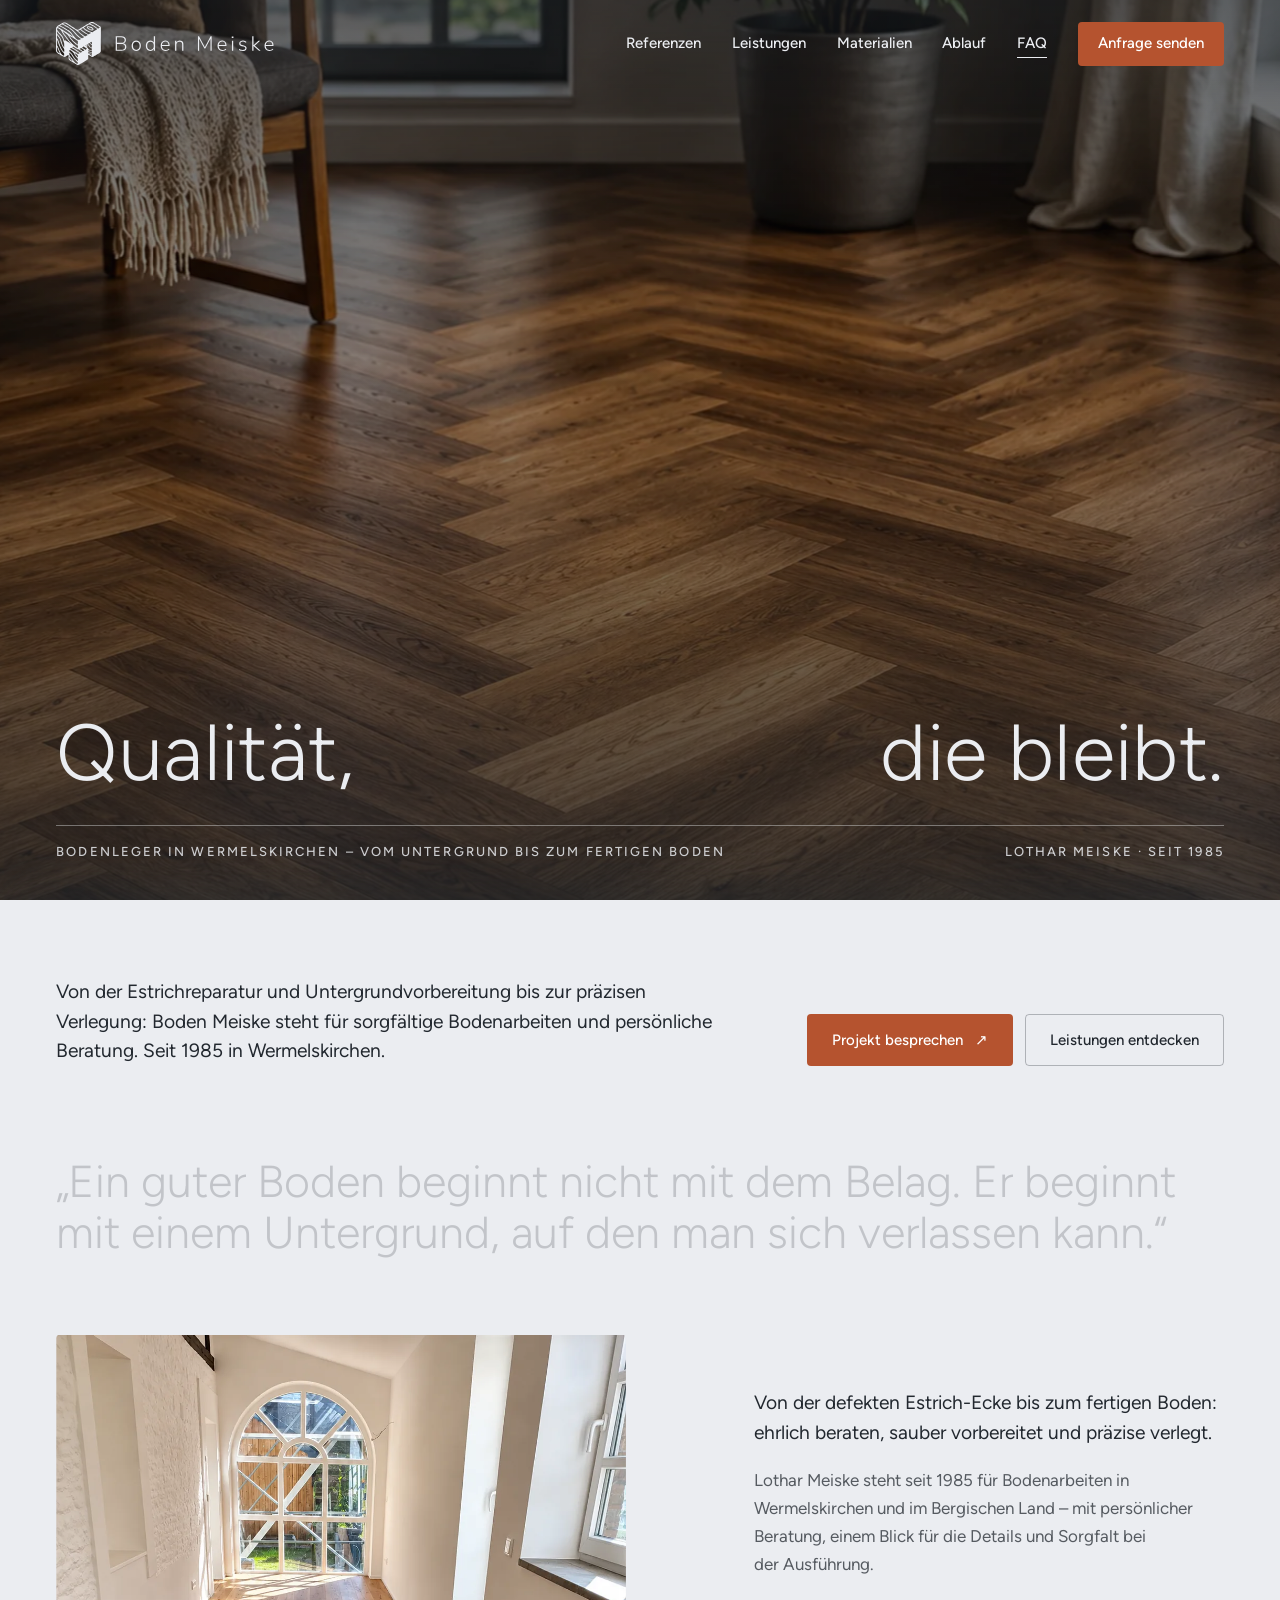
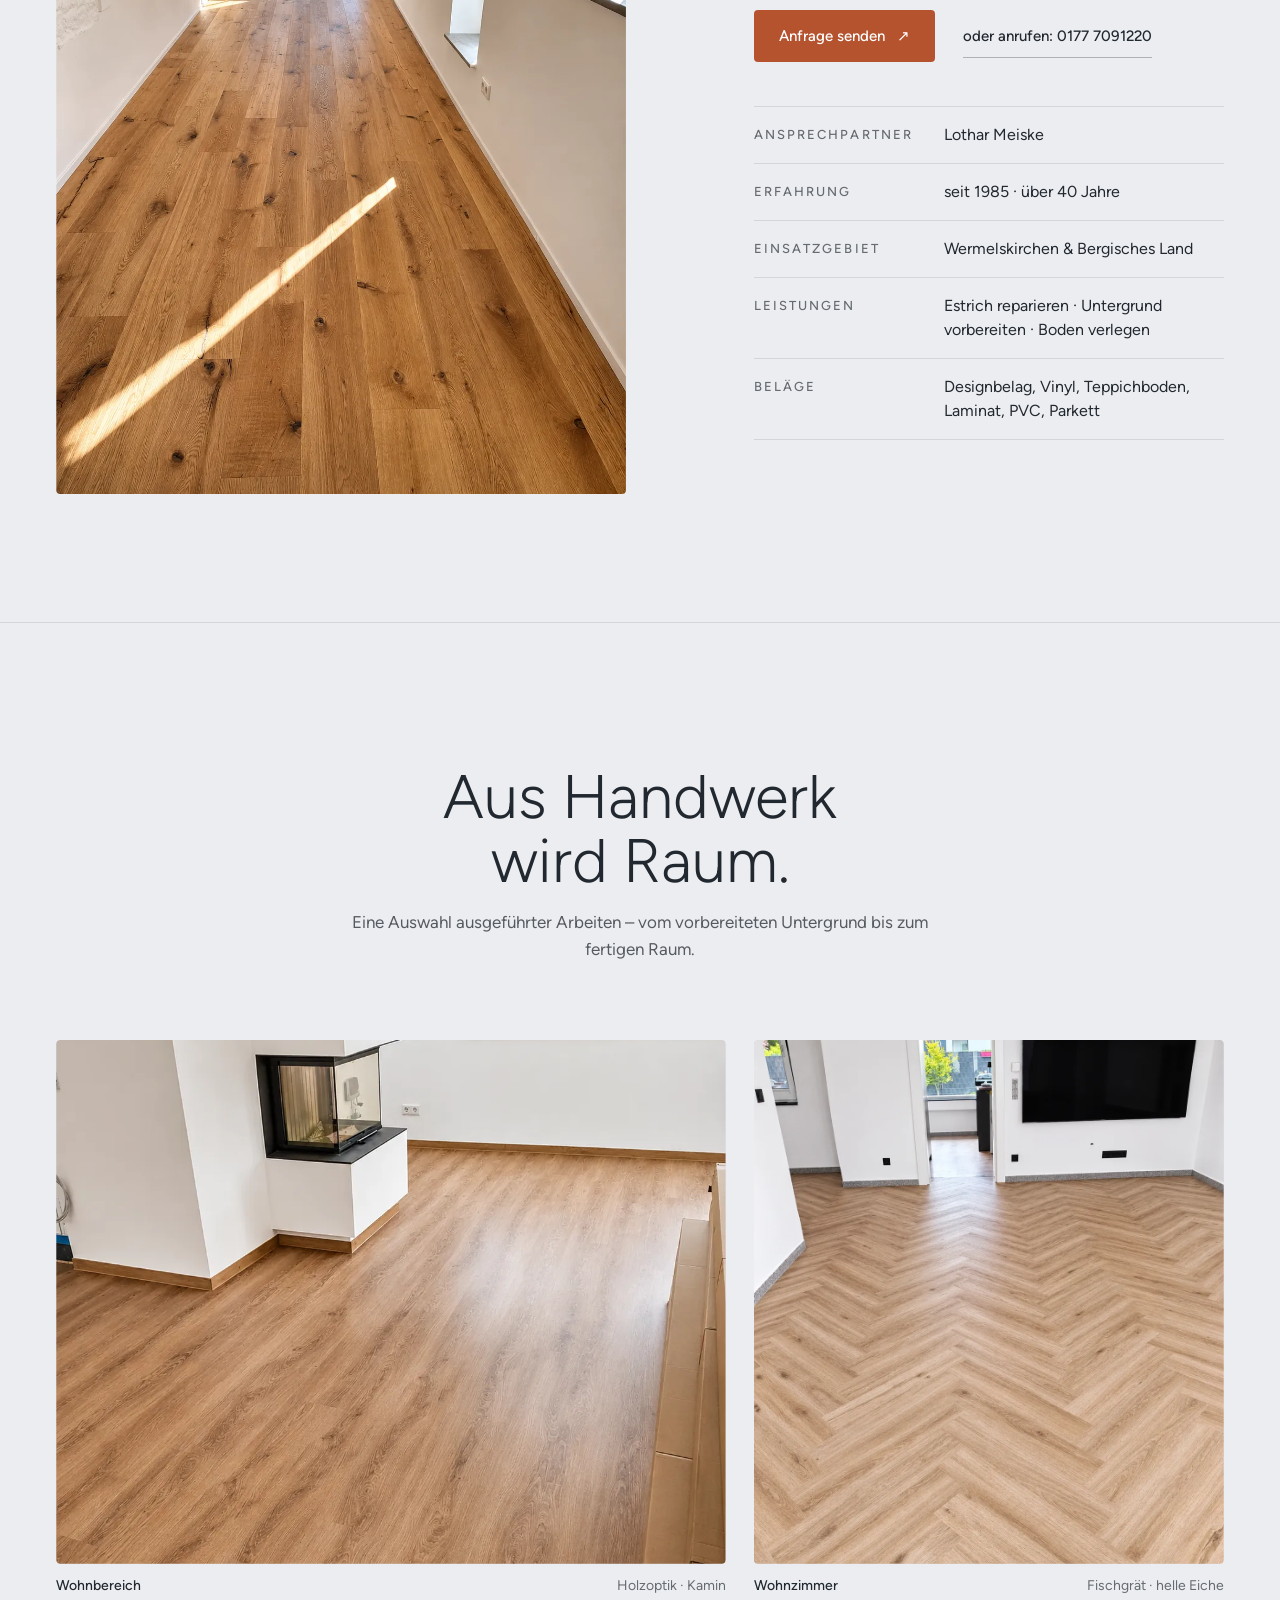
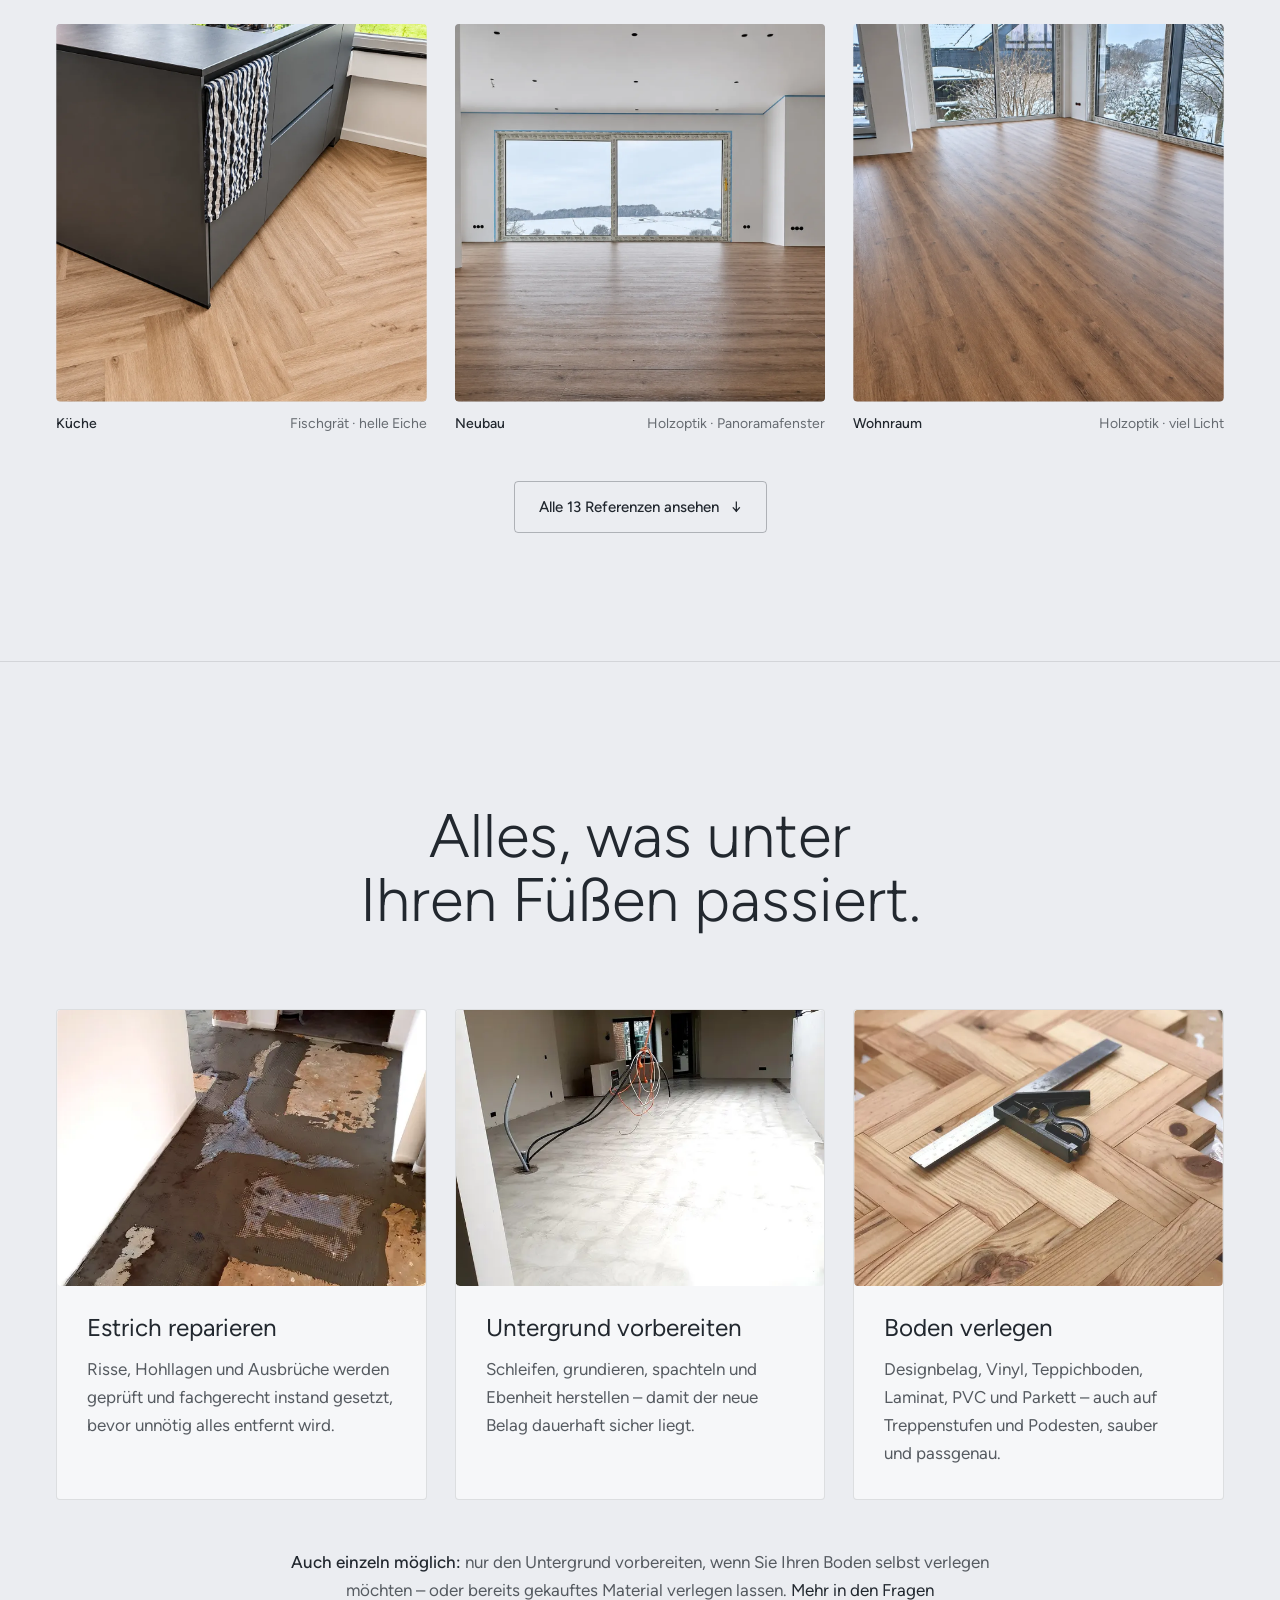
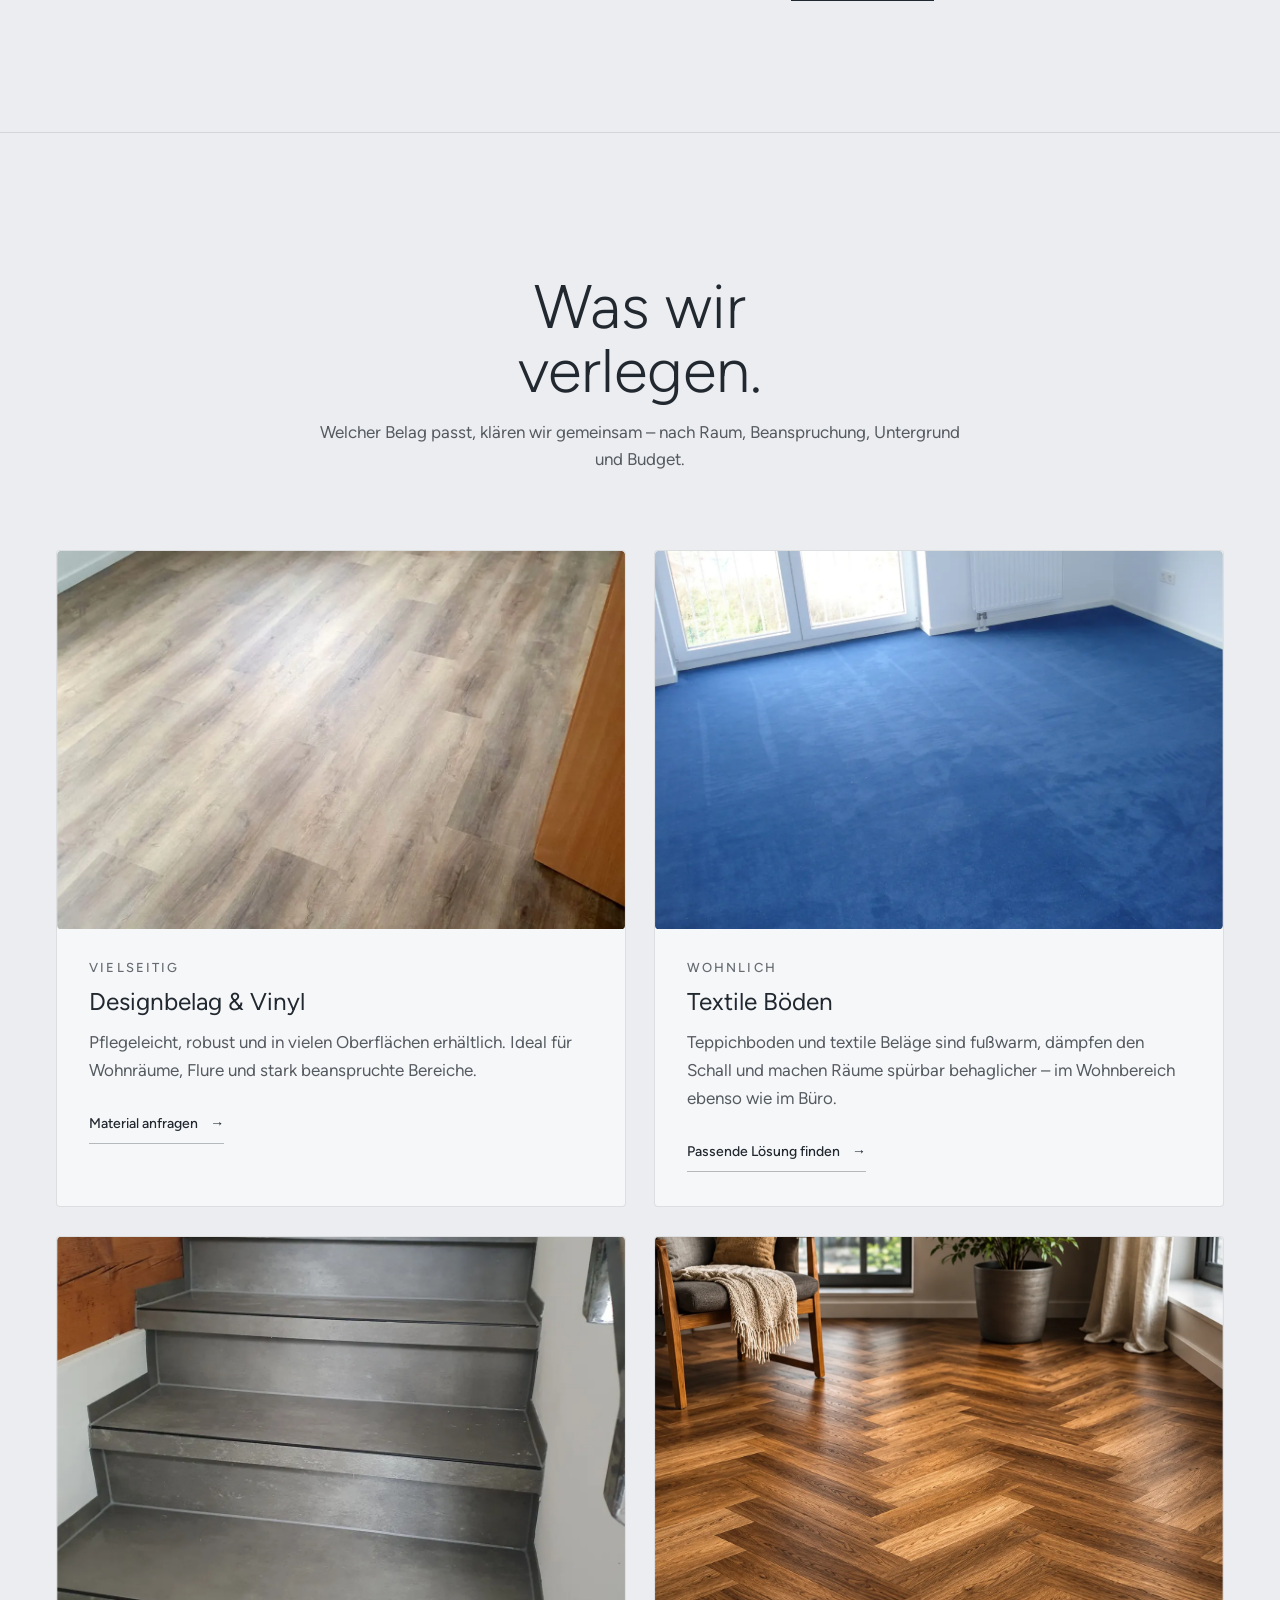
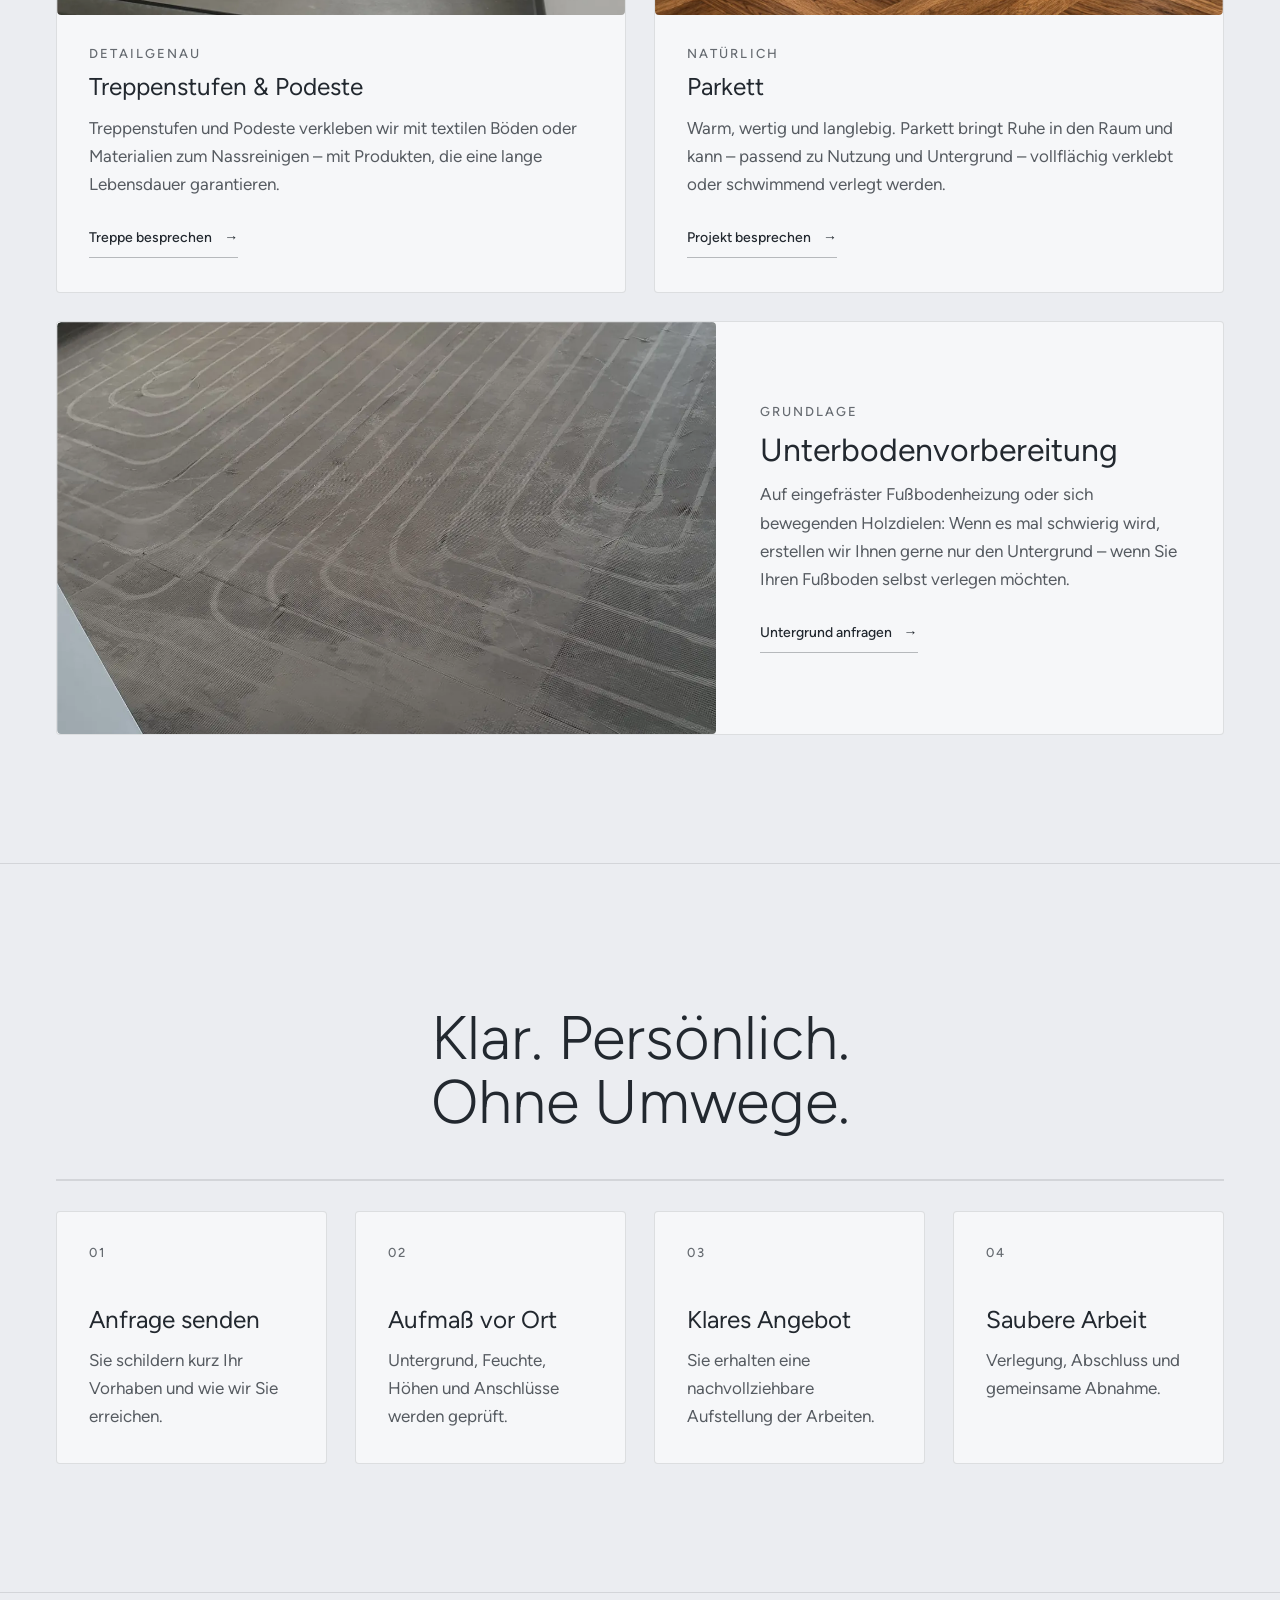
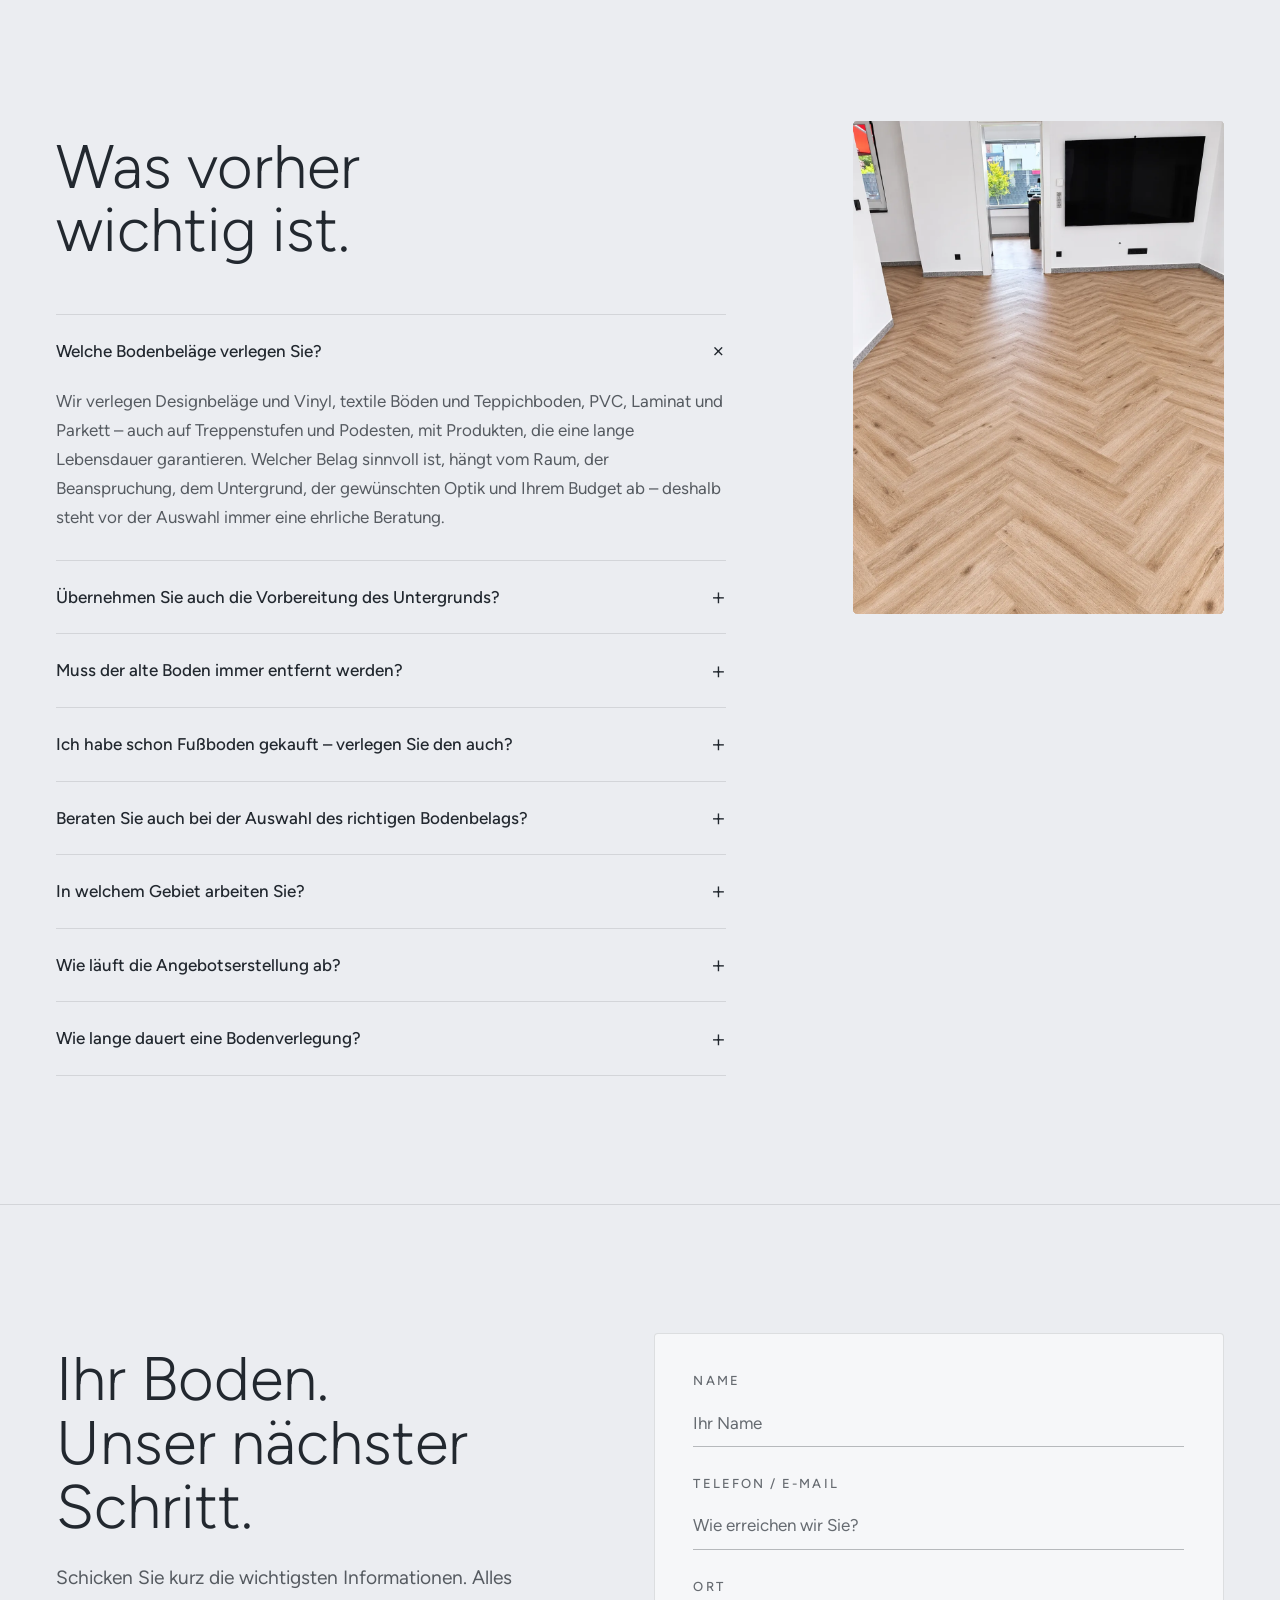
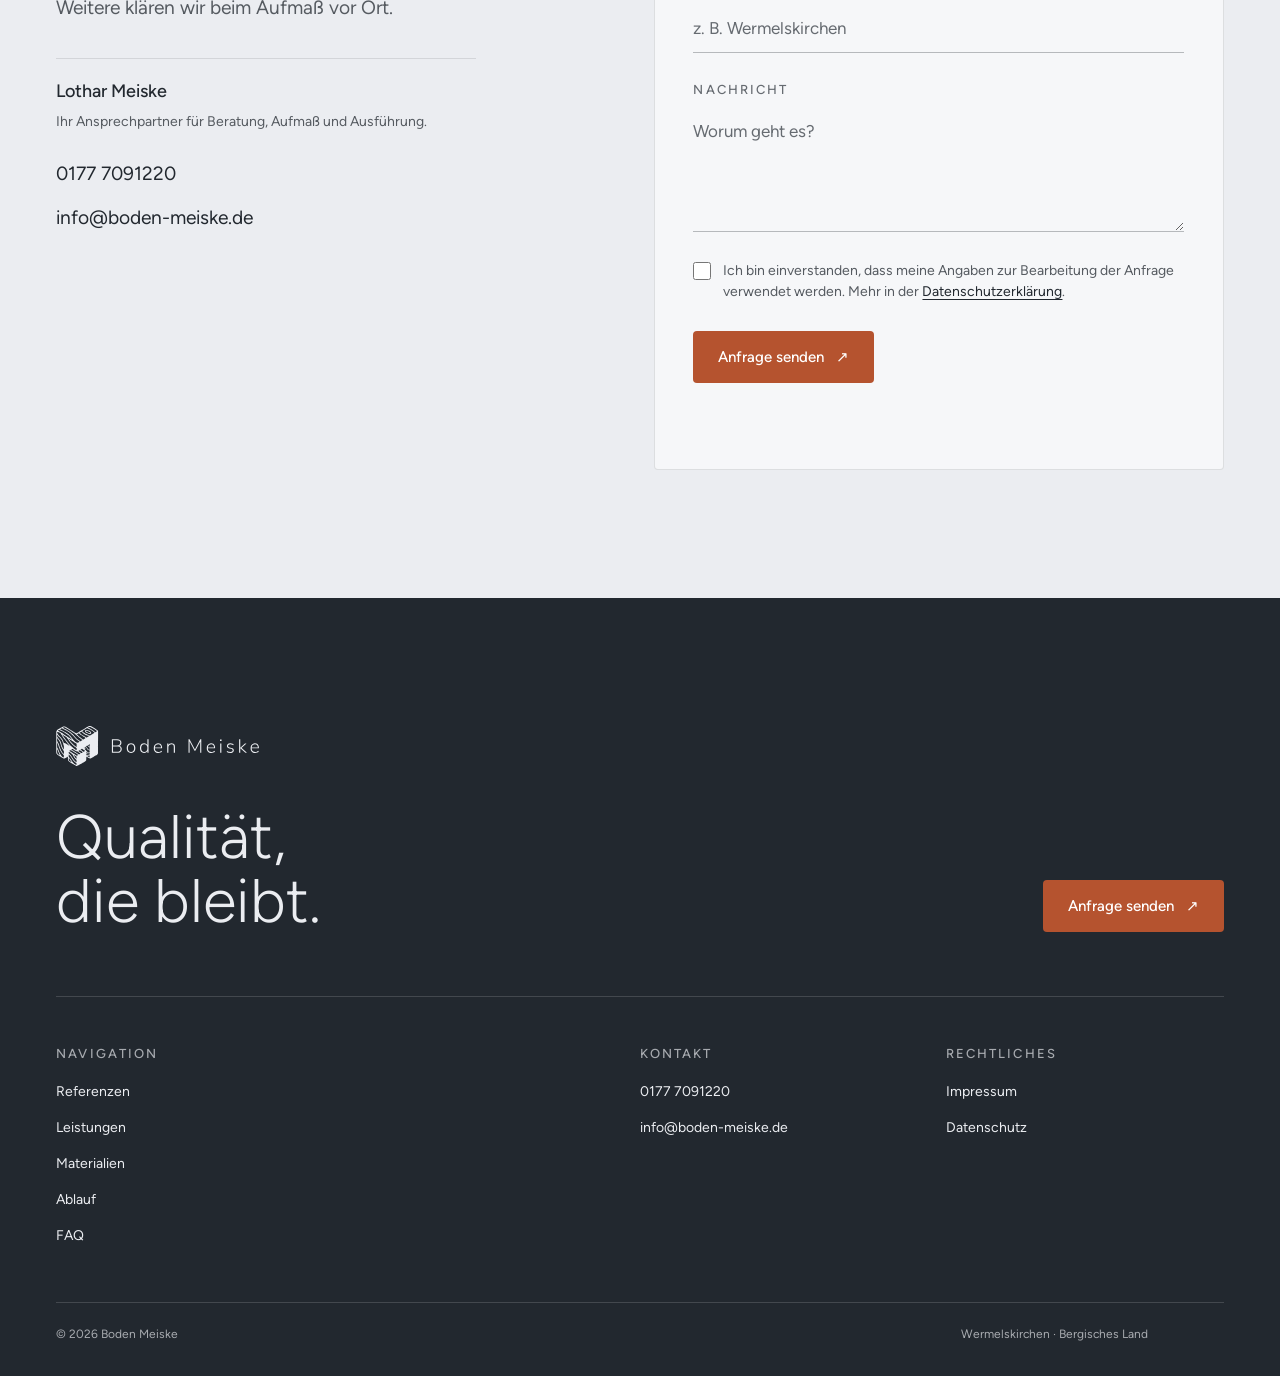
<file: index.html>
<!doctype html>
<html lang="de">
<head>
<meta charset="utf-8">
<meta name="viewport" content="width=device-width,initial-scale=1">
<title>Boden Meiske | Bodenleger in Wermelskirchen seit 1985</title>
<meta name="description" content="Boden Meiske in Wermelskirchen: Estrich reparieren, Untergrund vorbereiten und Böden fachgerecht verlegen. Persönliche Beratung und Erfahrung seit 1985.">
<link rel="canonical" href="https://boden-meiske.de/">
<meta name="theme-color" content="#EBEDF1">
<link rel="icon" type="image/png" sizes="32x32" href="./assets/logos/favicon-32.png?v=100">
<link rel="apple-touch-icon" href="./assets/logos/apple-touch-icon.png?v=100">
<meta property="og:type" content="website">
<meta property="og:locale" content="de_DE">
<meta property="og:site_name" content="Boden Meiske">
<meta property="og:title" content="Boden Meiske | Bodenleger in Wermelskirchen seit 1985">
<meta property="og:description" content="Estrich reparieren, Untergrund vorbereiten und Böden fachgerecht verlegen. Persönliche Beratung und Erfahrung seit 1985 – in Wermelskirchen und im Bergischen Land.">
<meta property="og:url" content="https://boden-meiske.de/">
<meta property="og:image" content="https://boden-meiske.de/assets/og-image.jpg">
<meta property="og:image:width" content="1200"><meta property="og:image:height" content="630">
<meta name="twitter:card" content="summary_large_image">
<meta name="twitter:title" content="Boden Meiske | Bodenleger in Wermelskirchen seit 1985">
<meta name="twitter:description" content="Estrich reparieren, Untergrund vorbereiten und Böden fachgerecht verlegen. Persönliche Beratung und Erfahrung seit 1985.">
<link rel="preload" href="./assets/fonts/figtree-latin.woff2" as="font" type="font/woff2" crossorigin>
<link rel="preload" as="image" href="./assets/photos/real/parkett-fischgraet-sessel.webp">
<script type="application/ld+json">{"@context":"https://schema.org","@type":"HomeAndConstructionBusiness","name":"Boden Meiske","legalName":"Bodenleger Bergisch Land UG","description":"Bodenleger in Wermelskirchen: Estrichreparatur, Untergrundvorbereitung und Bodenverlegung im Bergischen Land.","url":"https://boden-meiske.de/","logo":"https://boden-meiske.de/assets/logos/icon-512.png","image":"https://boden-meiske.de/assets/og-image.jpg","telephone":"+49 177 7091220","email":"info@boden-meiske.de","foundingDate":"1985","address":{"@type":"PostalAddress","streetAddress":"Felsenbruch 6","addressLocality":"Wermelskirchen","postalCode":"42929","addressCountry":"DE"},"areaServed":[{"@type":"City","name":"Wermelskirchen"},{"@type":"AdministrativeArea","name":"Bergisches Land"}],"founder":{"@type":"Person","name":"Lothar Meiske","jobTitle":"Bodenleger"},"knowsAbout":["Estrichreparatur","Untergrundvorbereitung","Bodenverlegung","Designbelag","Vinyl","Teppichboden","Laminat","PVC","Parkett","Treppenstufen"],"hasOfferCatalog":{"@type":"OfferCatalog","name":"Leistungen","itemListElement":[{"@type":"Offer","itemOffered":{"@type":"Service","name":"Estrich reparieren"}},{"@type":"Offer","itemOffered":{"@type":"Service","name":"Untergrund vorbereiten"}},{"@type":"Offer","itemOffered":{"@type":"Service","name":"Boden verlegen"}}]}}</script>
<script type="application/ld+json">{"@context":"https://schema.org","@type":"FAQPage","mainEntity":[{"@type":"Question","name":"Welche Bodenbeläge verlegen Sie?","acceptedAnswer":{"@type":"Answer","text":"Wir verlegen Designbeläge und Vinyl, textile Böden und Teppichboden, PVC, Laminat und Parkett – auch auf Treppenstufen und Podesten, mit Produkten, die eine lange Lebensdauer garantieren. Welcher Belag sinnvoll ist, hängt vom Raum, der Beanspruchung, dem Untergrund, der gewünschten Optik und Ihrem Budget ab – deshalb steht vor der Auswahl immer eine ehrliche Beratung."}},{"@type":"Question","name":"Übernehmen Sie auch die Vorbereitung des Untergrunds?","acceptedAnswer":{"@type":"Answer","text":"Ja, denn mit über 40 Jahren Erfahrung und den ausgewählten Produkten von Schönox werden auch bei schwierigsten Voraussetzungen hervorragende Ergebnisse für die Aufnahme der ausgewählten Oberböden erzielt. Ein Boden kann nur so gut sein wie der Untergrund darunter. Wir prüfen Estrich und vorhandene Flächen, reparieren schadhafte Stellen und übernehmen bei Bedarf Schleifen, Grundieren, Spachteln und das Herstellen einer ebenen, tragfähigen Verlegefläche."}},{"@type":"Question","name":"Muss der alte Boden immer entfernt werden?","acceptedAnswer":{"@type":"Answer","text":"Nein, nicht automatisch. Manche Altbeläge können erhalten, aufgearbeitet oder nach fachlicher Prüfung als geeignete Grundlage genutzt werden. Vor Ort beurteilen wir Zustand, Aufbau und Haftung und erklären Ihnen, welche Lösung technisch sinnvoll und wirtschaftlich vernünftig ist. Besonders das Entfernen des alten Bodenbelags erspart einiges an Kosten: Durch die nicht gewerbliche Entsorgung in Eigenleistung können Sie viel Geld sparen."}},{"@type":"Question","name":"Ich habe schon Fußboden gekauft – verlegen Sie den auch?","acceptedAnswer":{"@type":"Answer","text":"Gerne verlegen wir Ihnen das vorhandene Material oder stellen wir Ihnen nur den Untergrund her. Bitte sprechen Sie uns an."}},{"@type":"Question","name":"Beraten Sie auch bei der Auswahl des richtigen Bodenbelags?","acceptedAnswer":{"@type":"Answer","text":"Ja. Wir erläutern Ihnen die Unterschiede bei Pflege, Haltbarkeit, Raumwirkung, Feuchtebeständigkeit und Fußbodenheizung. Dabei empfehlen wir nicht das teuerste Material, sondern den Boden, der langfristig zu Ihrem Raum und Ihrem Alltag passt."}},{"@type":"Question","name":"In welchem Gebiet arbeiten Sie?","acceptedAnswer":{"@type":"Answer","text":"Unser Schwerpunkt liegt in Wermelskirchen und im Bergischen Land. Je nach Umfang und Entfernung übernehmen wir auch Projekte in den angrenzenden Regionen. Einsatzort und Projektgröße klären wir am besten kurz telefonisch."}},{"@type":"Question","name":"Wie läuft die Angebotserstellung ab?","acceptedAnswer":{"@type":"Answer","text":"Nach einer ersten Abstimmung vereinbaren wir in der Regel einen Termin zum Aufmaß. Dabei prüfen wir Flächen, Übergänge und Untergrund und besprechen die gewünschten Leistungen. Anschließend erhalten Sie ein nachvollziehbares Angebot mit den vorgesehenen Arbeiten und Materialien."}},{"@type":"Question","name":"Wie lange dauert eine Bodenverlegung?","acceptedAnswer":{"@type":"Answer","text":"Das hängt von Fläche, Belag und Untergrund ab. Eine reine Verlegung kann oft zügig erfolgen; Reparaturen, Spachtelarbeiten, Trocknungszeiten oder aufwendige Verlegemuster benötigen mehr Zeit. Nach dem Aufmaß können wir den Ablauf realistisch einschätzen und mit Ihnen abstimmen."}}]}</script>
<script>document.documentElement.classList.add('js')</script>
<link rel="stylesheet" href="./css/site.css?v=109">
</head>
<body>
<a class="skip-link" href="#top">Zum Inhalt springen</a>
<div class="scroll-progress" aria-hidden="true"></div>
<header class="topbar" id="topbar">
  <a class="brand" href="#top" aria-label="Boden Meiske – zum Seitenanfang"><span class="brand-logo" aria-hidden="true"></span></a>
  <button class="menu-toggle" type="button" aria-controls="hauptnavigation" aria-label="Menü öffnen" aria-expanded="false"><span></span><span></span></button>
  <nav class="nav" id="hauptnavigation" aria-label="Hauptnavigation">
    <a href="#referenzen">Referenzen</a><a href="#leistungen">Leistungen</a><a href="#materialien">Materialien</a><a href="#ablauf">Ablauf</a><a href="#faq">FAQ</a><a class="nav-cta" href="#kontakt">Anfrage senden</a>
  </nav>
</header>

<main id="top" tabindex="-1">
<section class="hero" aria-label="Einstieg">
  <img class="hero-bg" src="./assets/photos/real/parkett-fischgraet-sessel.webp" width="1511" height="1041" fetchpriority="high" alt="Fischgrätparkett mit Sessel und Pflanzen">
  <div class="hero-body">
    <p class="hero-claim"><span>Qualität,</span> <span>die bleibt.</span></p>
    <div class="hero-meta"><h1>Bodenleger in Wermelskirchen – vom Untergrund bis zum fertigen Boden</h1><span>Lothar Meiske · seit 1985</span></div>
  </div>
</section>

<section class="intro section" id="intro">
  <h2 class="sr-only">Über Boden Meiske</h2>
  <div class="intro-top reveal">
    <p class="intro-sub">Von der Estrichreparatur und Untergrundvorbereitung bis zur präzisen Verlegung: Boden Meiske steht für sorgfältige Bodenarbeiten und persönliche Beratung. Seit 1985 in Wermelskirchen.</p>
    <div class="intro-ctas"><a class="button button-primary" href="#kontakt">Projekt besprechen <span aria-hidden="true">↗</span></a><a class="button button-outline" href="#leistungen">Leistungen entdecken</a></div>
  </div>
  <blockquote class="intro-statement reveal"><p>„Ein guter Boden beginnt nicht mit dem Belag. Er beginnt mit einem Untergrund, auf den man sich verlassen kann.“</p></blockquote>
  <div class="intro-grid">
    <div class="image-panel"><img src="./assets/photos/real/flur-bogenfenster.webp" width="1086" height="1448" loading="lazy" decoding="async" alt="Sonniger Flur mit Eichenboden und Bogenfenster"></div>
    <div class="intro-side reveal">
      <p class="intro-lead">Von der defekten Estrich-Ecke bis zum fertigen Boden: ehrlich beraten, sauber vorbereitet und präzise verlegt.</p>
      <p class="intro-about">Lothar Meiske steht seit 1985 für Bodenarbeiten in Wermelskirchen und im Bergischen Land – mit persönlicher Beratung, einem Blick für die Details und Sorgfalt bei der Ausführung.</p>
      <div class="hero-actions"><a class="button button-primary" href="#kontakt">Anfrage senden <span aria-hidden="true">↗</span></a><a class="hero-phone" href="tel:+491777091220">oder anrufen: 0177 7091220</a></div>
      <dl class="facts">
        <div><dt>Ansprechpartner</dt><dd>Lothar Meiske</dd></div>
        <div><dt>Erfahrung</dt><dd>seit 1985 · über 40 Jahre</dd></div>
        <div><dt>Einsatzgebiet</dt><dd>Wermelskirchen &amp; Bergisches Land</dd></div>
        <div><dt>Leistungen</dt><dd>Estrich reparieren · Untergrund vorbereiten · Boden verlegen</dd></div>
        <div><dt>Beläge</dt><dd>Designbelag, Vinyl, Teppichboden, Laminat, PVC, Parkett</dd></div>
      </dl>
    </div>
  </div>
</section>

<section class="gallery-section section" id="referenzen">
  <div class="section-head reveal"><div><h2>Aus Handwerk <br>wird Raum.</h2></div><p class="section-note">Eine Auswahl ausgeführter Arbeiten – vom vorbereiteten Untergrund bis zum fertigen Raum.</p></div>
  <div class="ref-grid" data-refs>
    <figure class="ref ref-l"><button class="ref-open" type="button" data-ref="0" aria-label="Wohnbereich vergrößern"><img src="./assets/photos/gallery/ref_nas01.webp" width="1086" height="1448" loading="lazy" decoding="async" alt="Wohnbereich mit Holzboden und Kamin"></button><figcaption><b>Wohnbereich</b><span>Holzoptik · Kamin</span></figcaption></figure>
    <figure class="ref ref-p"><button class="ref-open" type="button" data-ref="1" aria-label="Wohnzimmer vergrößern"><img src="./assets/photos/gallery/ref_nas02.webp" width="1086" height="1448" loading="lazy" decoding="async" alt="Modernes Wohnzimmer mit Fischgrätboden in heller Eiche"></button><figcaption><b>Wohnzimmer</b><span>Fischgrät · helle Eiche</span></figcaption></figure>
    <figure class="ref ref-s"><button class="ref-open" type="button" data-ref="2" aria-label="Küche vergrößern"><img src="./assets/photos/gallery/ref_nas03.webp" width="1086" height="1448" loading="lazy" decoding="async" alt="Küche mit Kochinsel und Fischgrätboden"></button><figcaption><b>Küche</b><span>Fischgrät · helle Eiche</span></figcaption></figure>
    <figure class="ref ref-s"><button class="ref-open" type="button" data-ref="3" aria-label="Neubau vergrößern"><img src="./assets/photos/gallery/ref_nas04.webp" width="1448" height="1086" loading="lazy" decoding="async" alt="Neubau mit Holzboden und Panoramafenster"></button><figcaption><b>Neubau</b><span>Holzoptik · Panoramafenster</span></figcaption></figure>
    <figure class="ref ref-s"><button class="ref-open" type="button" data-ref="4" aria-label="Wohnraum vergrößern"><img src="./assets/photos/gallery/ref_nas05.webp" width="1448" height="1086" loading="lazy" decoding="async" alt="Heller Wohnraum mit Holzboden und Panoramafenstern"></button><figcaption><b>Wohnraum</b><span>Holzoptik · viel Licht</span></figcaption></figure>
    <figure class="ref ref-p"><button class="ref-open" type="button" data-ref="5" aria-label="Flur vergrößern"><img src="./assets/photos/gallery/ref_nas06.webp" width="1086" height="1448" loading="lazy" decoding="async" alt="Langer heller Flur mit Holzboden"></button><figcaption><b>Flur</b><span>Holzoptik · langer Korridor</span></figcaption></figure>
    <figure class="ref ref-l"><button class="ref-open" type="button" data-ref="6" aria-label="Wendeltreppe vergrößern"><img src="./assets/photos/gallery/ref_nas07.webp" width="1448" height="1086" loading="lazy" decoding="async" alt="Wendeltreppe mit Stufen in hellem Holz"></button><figcaption><b>Wendeltreppe</b><span>Helles Holz</span></figcaption></figure>
    <figure class="ref ref-s"><button class="ref-open" type="button" data-ref="7" aria-label="Treppe vergrößern"><img src="./assets/photos/gallery/ref_nas08.webp" width="1600" height="900" loading="lazy" decoding="async" alt="Treppenstufen in Holzoptik mit Metallkanten"></button><figcaption><b>Treppe</b><span>Holzoptik · Metallkanten</span></figcaption></figure>
    <figure class="ref ref-s"><button class="ref-open" type="button" data-ref="8" aria-label="Treppe vergrößern"><img src="./assets/photos/gallery/ref_nas09.webp" width="1448" height="1086" loading="lazy" decoding="async" alt="Wendeltreppe mit dunklem textilen Belag"></button><figcaption><b>Treppe</b><span>Textiler Belag</span></figcaption></figure>
    <figure class="ref ref-s"><button class="ref-open" type="button" data-ref="9" aria-label="Sockelleiste vergrößern"><img src="./assets/photos/gallery/ref_nas10.webp" width="1448" height="1086" loading="lazy" decoding="async" alt="Eichen-Sockelleiste an einem rustikalen Holzboden"></button><figcaption><b>Sockelleiste</b><span>Eiche · sauberer Abschluss</span></figcaption></figure>
    <figure class="ref ref-s"><button class="ref-open" type="button" data-ref="10" aria-label="Während der Verlegung vergrößern"><img src="./assets/photos/gallery/ref_nas11.webp" width="1086" height="1448" loading="lazy" decoding="async" alt="Heller Raum mit neu verlegtem Holzboden und Werkzeug"></button><figcaption><b>Während der Verlegung</b><span>Holzoptik</span></figcaption></figure>
    <figure class="ref ref-s"><button class="ref-open" type="button" data-ref="11" aria-label="Im Aufbau vergrößern"><img src="./assets/photos/gallery/ref_nas12.webp" width="1086" height="1448" loading="lazy" decoding="async" alt="Raum mit halb verlegtem Boden auf vorbereitetem Untergrund"></button><figcaption><b>Im Aufbau</b><span>Untergrund & Belag</span></figcaption></figure>
    <figure class="ref ref-s"><button class="ref-open" type="button" data-ref="12" aria-label="Untergrund vergrößern"><img src="./assets/photos/gallery/ref_nas13.webp" width="1200" height="1600" loading="lazy" decoding="async" alt="Frisch gespachtelter Untergrund vor der Verlegung"></button><figcaption><b>Untergrund</b><span>Frisch gespachtelt</span></figcaption></figure>
  </div>
  <button class="ref-more" type="button" data-refs-more aria-expanded="false">Alle 13 Referenzen ansehen <span aria-hidden="true">↓</span></button>
  <dialog class="lightbox" data-lightbox aria-label="Referenzfoto"><figure><img alt="" data-lb-img><figcaption><b data-lb-title></b><span data-lb-detail></span><small data-lb-count></small></figcaption></figure><button class="lb-btn lb-prev" type="button" data-lb-prev aria-label="Vorheriges Foto">←</button><button class="lb-btn lb-next" type="button" data-lb-next aria-label="Nächstes Foto">→</button><button class="lb-btn lb-close" type="button" data-lb-close aria-label="Schließen">×</button></dialog>
</section>

<section class="services section" id="leistungen">
  <div class="section-head reveal"><div><h2>Alles, was unter <br>Ihren Füßen passiert.</h2></div></div>
  <div class="service-lines">
    <article class="reveal"><h3>Estrich reparieren</h3><p>Risse, Hohllagen und Ausbrüche werden geprüft und fachgerecht instand gesetzt, bevor unnötig alles entfernt wird.</p><img class="service-thumb" src="./assets/photos/services/estrich.webp" alt="" width="640" height="480" loading="lazy" decoding="async"></article>
    <article class="reveal"><h3>Untergrund vorbereiten</h3><p>Schleifen, grundieren, spachteln und Ebenheit herstellen – damit der neue Belag dauerhaft sicher liegt.</p><img class="service-thumb" src="./assets/photos/services/untergrund.webp" alt="" width="640" height="480" loading="lazy" decoding="async"></article>
    <article class="reveal"><h3>Boden verlegen</h3><p>Designbelag, Vinyl, Teppichboden, Laminat, PVC und Parkett – auch auf Treppenstufen und Podesten, sauber und passgenau.</p><img class="service-thumb" src="./assets/photos/services/verlegen.webp" alt="" width="640" height="480" loading="lazy" decoding="async"></article>
  </div>
  <p class="services-also"><b>Auch einzeln möglich:</b> nur den Untergrund vorbereiten, wenn Sie Ihren Boden selbst verlegen möchten – oder bereits gekauftes Material verlegen lassen. <a href="#faq">Mehr in den Fragen</a></p>
</section>

<section class="materials section" id="materialien">
  <div class="section-head reveal"><div><h2>Was wir <br>verlegen.</h2></div><p class="section-note">Welcher Belag passt, klären wir gemeinsam – nach Raum, Beanspruchung, Untergrund und Budget.</p></div>
  <div class="mat-list">
    <article class="mat reveal"><div class="mat-media"><img src="./assets/photos/real/designbelag-holzoptik.webp" width="1200" height="1600" loading="lazy" decoding="async" alt="Designbelag in Holzoptik in einem Wohnraum"></div><div class="mat-copy"><span class="mat-tag">Vielseitig</span><h3>Designbelag & Vinyl</h3><p>Pflegeleicht, robust und in vielen Oberflächen erhältlich. Ideal für Wohnräume, Flure und stark beanspruchte Bereiche.</p><a href="#kontakt" data-topic="Designbelag & Vinyl">Material anfragen <span aria-hidden="true">→</span></a></div></article>
    <article class="mat reveal"><div class="mat-media"><img src="./assets/photos/materials/textil.webp" width="1200" height="900" loading="lazy" decoding="async" alt="Blauer Teppichboden in einem hellen Wohnraum"></div><div class="mat-copy"><span class="mat-tag">Wohnlich</span><h3>Textile Böden</h3><p>Teppichboden und textile Beläge sind fußwarm, dämpfen den Schall und machen Räume spürbar behaglicher – im Wohnbereich ebenso wie im Büro.</p><a href="#kontakt" data-topic="Textile Böden">Passende Lösung finden <span aria-hidden="true">→</span></a></div></article>
    <article class="mat reveal"><div class="mat-media"><img src="./assets/photos/materials/treppen.webp" width="1200" height="1600" loading="lazy" decoding="async" alt="Treppe mit Designbelag auf Stufen und Podest"></div><div class="mat-copy"><span class="mat-tag">Detailgenau</span><h3>Treppenstufen &amp; Podeste</h3><p>Treppenstufen und Podeste verkleben wir mit textilen Böden oder Materialien zum Nassreinigen – mit Produkten, die eine lange Lebensdauer garantieren.</p><a href="#kontakt" data-topic="Treppenstufen & Podeste">Treppe besprechen <span aria-hidden="true">→</span></a></div></article>
    <article class="mat reveal"><div class="mat-media"><img src="./assets/photos/real/parkett-fischgraet-sessel.webp" width="1511" height="1041" loading="lazy" decoding="async" alt="Heller Fischgrätparkett mit Sessel und Pflanzen"></div><div class="mat-copy"><span class="mat-tag">Natürlich</span><h3>Parkett</h3><p>Warm, wertig und langlebig. Parkett bringt Ruhe in den Raum und kann – passend zu Nutzung und Untergrund – vollflächig verklebt oder schwimmend verlegt werden.</p><a href="#kontakt" data-topic="Parkett">Projekt besprechen <span aria-hidden="true">→</span></a></div></article>
    <article class="mat mat-wide reveal"><div class="mat-media"><img src="./assets/photos/materials/unterboden.webp" width="1200" height="1600" loading="lazy" decoding="async" alt="Gespachtelter Untergrund über eingefräster Fußbodenheizung"></div><div class="mat-copy"><span class="mat-tag">Grundlage</span><h3>Unterboden&shy;vorbereitung</h3><p>Auf eingefräster Fußbodenheizung oder sich bewegenden Holzdielen: Wenn es mal schwierig wird, erstellen wir Ihnen gerne nur den Untergrund – wenn Sie Ihren Fußboden selbst verlegen möchten.</p><a href="#kontakt" data-topic="Unterbodenvorbereitung">Untergrund anfragen <span aria-hidden="true">→</span></a></div></article>
  </div>
</section>

<section class="process section" id="ablauf">
  <div class="section-head reveal"><div><h2>Klar. Persönlich. <br>Ohne Umwege.</h2></div></div>
  <div class="steps">
    <article><b>01</b><h3>Anfrage senden</h3><p>Sie schildern kurz Ihr Vorhaben und wie wir Sie erreichen.</p></article><article><b>02</b><h3>Aufmaß vor Ort</h3><p>Untergrund, Feuchte, Höhen und Anschlüsse werden geprüft.</p></article><article><b>03</b><h3>Klares Angebot</h3><p>Sie erhalten eine nachvollziehbare Aufstellung der Arbeiten.</p></article><article><b>04</b><h3>Saubere Arbeit</h3><p>Verlegung, Abschluss und gemeinsame Abnahme.</p></article>
  </div>
</section>

<section class="faq section" id="faq">
  <div class="faq-main reveal"><h2>Was vorher <br>wichtig ist.</h2><div class="accordion">
    <details open><summary>Welche Bodenbeläge verlegen Sie?<i>+</i></summary><p>Wir verlegen Designbeläge und Vinyl, textile Böden und Teppichboden, PVC, Laminat und Parkett – auch auf Treppenstufen und Podesten, mit Produkten, die eine lange Lebensdauer garantieren. Welcher Belag sinnvoll ist, hängt vom Raum, der Beanspruchung, dem Untergrund, der gewünschten Optik und Ihrem Budget ab – deshalb steht vor der Auswahl immer eine ehrliche Beratung.</p></details>
    <details><summary>Übernehmen Sie auch die Vorbereitung des Untergrunds?<i>+</i></summary><p>Ja, denn mit über 40 Jahren Erfahrung und den ausgewählten Produkten von Schönox werden auch bei schwierigsten Voraussetzungen hervorragende Ergebnisse für die Aufnahme der ausgewählten Oberböden erzielt. Ein Boden kann nur so gut sein wie der Untergrund darunter. Wir prüfen Estrich und vorhandene Flächen, reparieren schadhafte Stellen und übernehmen bei Bedarf Schleifen, Grundieren, Spachteln und das Herstellen einer ebenen, tragfähigen Verlegefläche.</p></details>
    <details><summary>Muss der alte Boden immer entfernt werden?<i>+</i></summary><p>Nein, nicht automatisch. Manche Altbeläge können erhalten, aufgearbeitet oder nach fachlicher Prüfung als geeignete Grundlage genutzt werden. Vor Ort beurteilen wir Zustand, Aufbau und Haftung und erklären Ihnen, welche Lösung technisch sinnvoll und wirtschaftlich vernünftig ist. Besonders das Entfernen des alten Bodenbelags erspart einiges an Kosten: Durch die nicht gewerbliche Entsorgung in Eigenleistung können Sie viel Geld sparen.</p></details>
    <details><summary>Ich habe schon Fußboden gekauft – verlegen Sie den auch?<i>+</i></summary><p>Gerne verlegen wir Ihnen das vorhandene Material oder stellen wir Ihnen nur den Untergrund her. Bitte sprechen Sie uns an.</p></details>
    <details><summary>Beraten Sie auch bei der Auswahl des richtigen Bodenbelags?<i>+</i></summary><p>Ja. Wir erläutern Ihnen die Unterschiede bei Pflege, Haltbarkeit, Raumwirkung, Feuchtebeständigkeit und Fußbodenheizung. Dabei empfehlen wir nicht das teuerste Material, sondern den Boden, der langfristig zu Ihrem Raum und Ihrem Alltag passt.</p></details>
    <details><summary>In welchem Gebiet arbeiten Sie?<i>+</i></summary><p>Unser Schwerpunkt liegt in Wermelskirchen und im Bergischen Land. Je nach Umfang und Entfernung übernehmen wir auch Projekte in den angrenzenden Regionen. Einsatzort und Projektgröße klären wir am besten kurz telefonisch.</p></details>
    <details><summary>Wie läuft die Angebotserstellung ab?<i>+</i></summary><p>Nach einer ersten Abstimmung vereinbaren wir in der Regel einen Termin zum Aufmaß. Dabei prüfen wir Flächen, Übergänge und Untergrund und besprechen die gewünschten Leistungen. Anschließend erhalten Sie ein nachvollziehbares Angebot mit den vorgesehenen Arbeiten und Materialien.</p></details>
    <details><summary>Wie lange dauert eine Bodenverlegung?<i>+</i></summary><p>Das hängt von Fläche, Belag und Untergrund ab. Eine reine Verlegung kann oft zügig erfolgen; Reparaturen, Spachtelarbeiten, Trocknungszeiten oder aufwendige Verlegemuster benötigen mehr Zeit. Nach dem Aufmaß können wir den Ablauf realistisch einschätzen und mit Ihnen abstimmen.</p></details>
  </div></div>
  <div class="faq-image"><img src="./assets/photos/real/fischgraet.webp" width="1086" height="1448" loading="lazy" decoding="async" alt="Fischgrätboden in heller Eiche, verlegt von Boden Meiske"></div>
</section>

<section class="contact section" id="kontakt">
  <div class="contact-copy reveal"><h2>Ihr Boden. <br>Unser nächster Schritt.</h2><p>Schicken Sie kurz die wichtigsten Informationen. Alles Weitere klären wir beim Aufmaß vor Ort.</p><div class="contact-person"><b>Lothar Meiske</b><span>Ihr Ansprechpartner für Beratung, Aufmaß und Ausführung.</span></div><div class="contact-links"><a href="tel:+491777091220">0177 7091220</a><a href="mailto:info@boden-meiske.de">info@boden-meiske.de</a></div></div>
  <form class="contact-form" action="mailto:info@boden-meiske.de" method="post" data-endpoint="" novalidate>
    <label>Name<input type="text" name="name" autocomplete="name" placeholder="Ihr Name" required></label><label>Telefon / E-Mail<input type="text" name="kontakt" autocomplete="on" placeholder="Wie erreichen wir Sie?" required></label><label>Ort<input type="text" name="ort" autocomplete="address-level2" placeholder="z. B. Wermelskirchen"></label><label>Nachricht<textarea name="nachricht" rows="4" placeholder="Worum geht es?" required></textarea></label><label class="consent"><input type="checkbox" name="datenschutz" required><span>Ich bin einverstanden, dass meine Angaben zur Bearbeitung der Anfrage verwendet werden. Mehr in der <a href="./datenschutz.html">Datenschutzerklärung</a>.</span></label><input type="text" name="_gotcha" tabindex="-1" autocomplete="off" class="hp" aria-hidden="true"><button class="button button-primary" type="submit">Anfrage senden <span aria-hidden="true">↗</span></button><p class="form-status" role="status" aria-live="polite"></p>
  </form>
</section>
</main>

<footer class="footer">
  <div class="footer-top"><div><span class="brand-logo footer-logo" role="img" aria-label="Boden Meiske"></span><h2>Qualität, <br>die bleibt.</h2></div><a class="button button-primary" href="#kontakt">Anfrage senden <span aria-hidden="true">↗</span></a></div>
  <div class="footer-grid"><div><h3>Navigation</h3><a href="#referenzen">Referenzen</a><a href="#leistungen">Leistungen</a><a href="#materialien">Materialien</a><a href="#ablauf">Ablauf</a><a href="#faq">FAQ</a></div><div><h3>Kontakt</h3><a href="tel:+491777091220">0177 7091220</a><a href="mailto:info@boden-meiske.de">info@boden-meiske.de</a></div><div><h3>Rechtliches</h3><a href="./impressum.html">Impressum</a><a href="./datenschutz.html">Datenschutz</a></div></div>
  <div class="footer-bottom"><span>© 2026 Boden Meiske</span><span>Wermelskirchen · Bergisches Land</span></div>
</footer>
<a class="call-fab" href="tel:+491777091220"><svg aria-hidden="true" viewBox="0 0 24 24" width="18" height="18" fill="none" stroke="currentColor" stroke-width="1.8" stroke-linecap="round" stroke-linejoin="round"><path d="M5 4h4l2 5-2.5 1.5a11 11 0 0 0 5 5L15 13l5 2v4a2 2 0 0 1-2 2A16 16 0 0 1 3 6a2 2 0 0 1 2-2"/></svg> Anrufen</a>
<button class="back-to-top" type="button" aria-label="Zurück zum Seitenanfang" title="Nach oben">↑</button>
<script src="./js/site.js?v=107"></script>
</body></html>
</file>
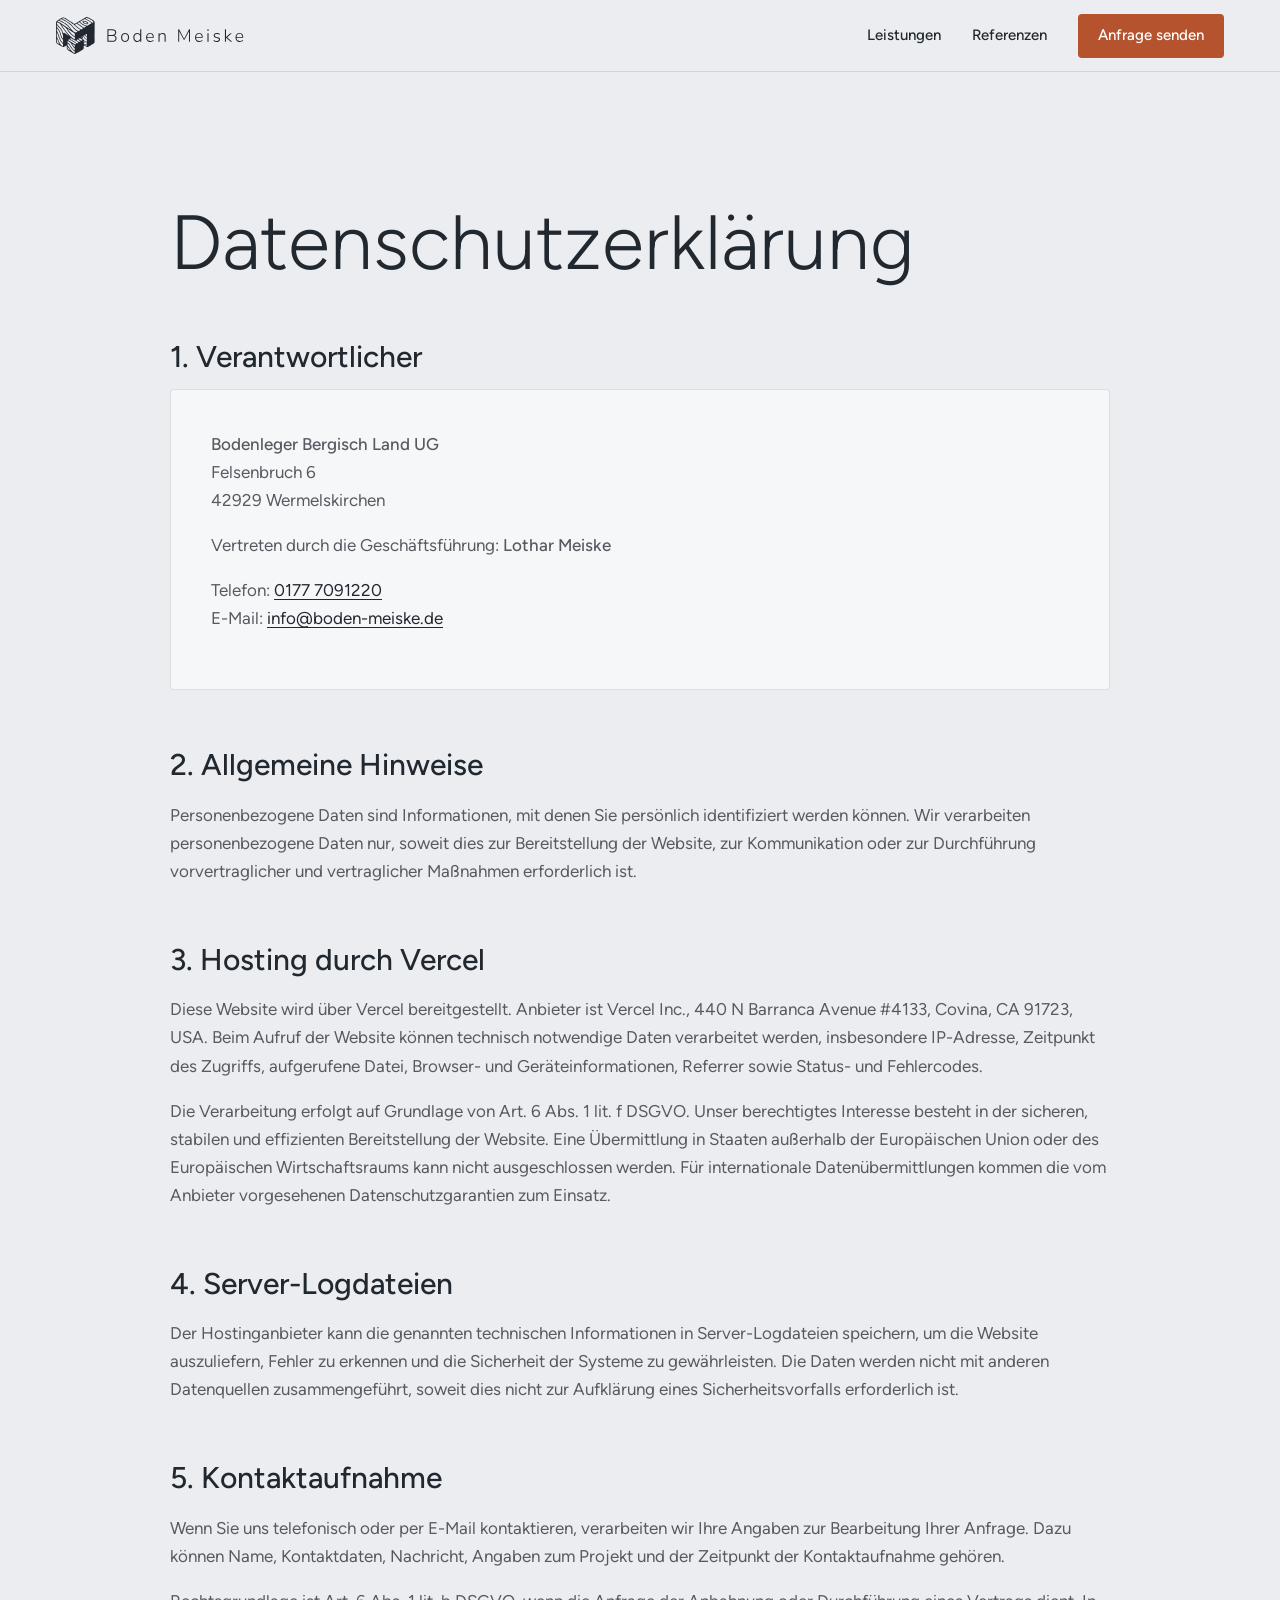
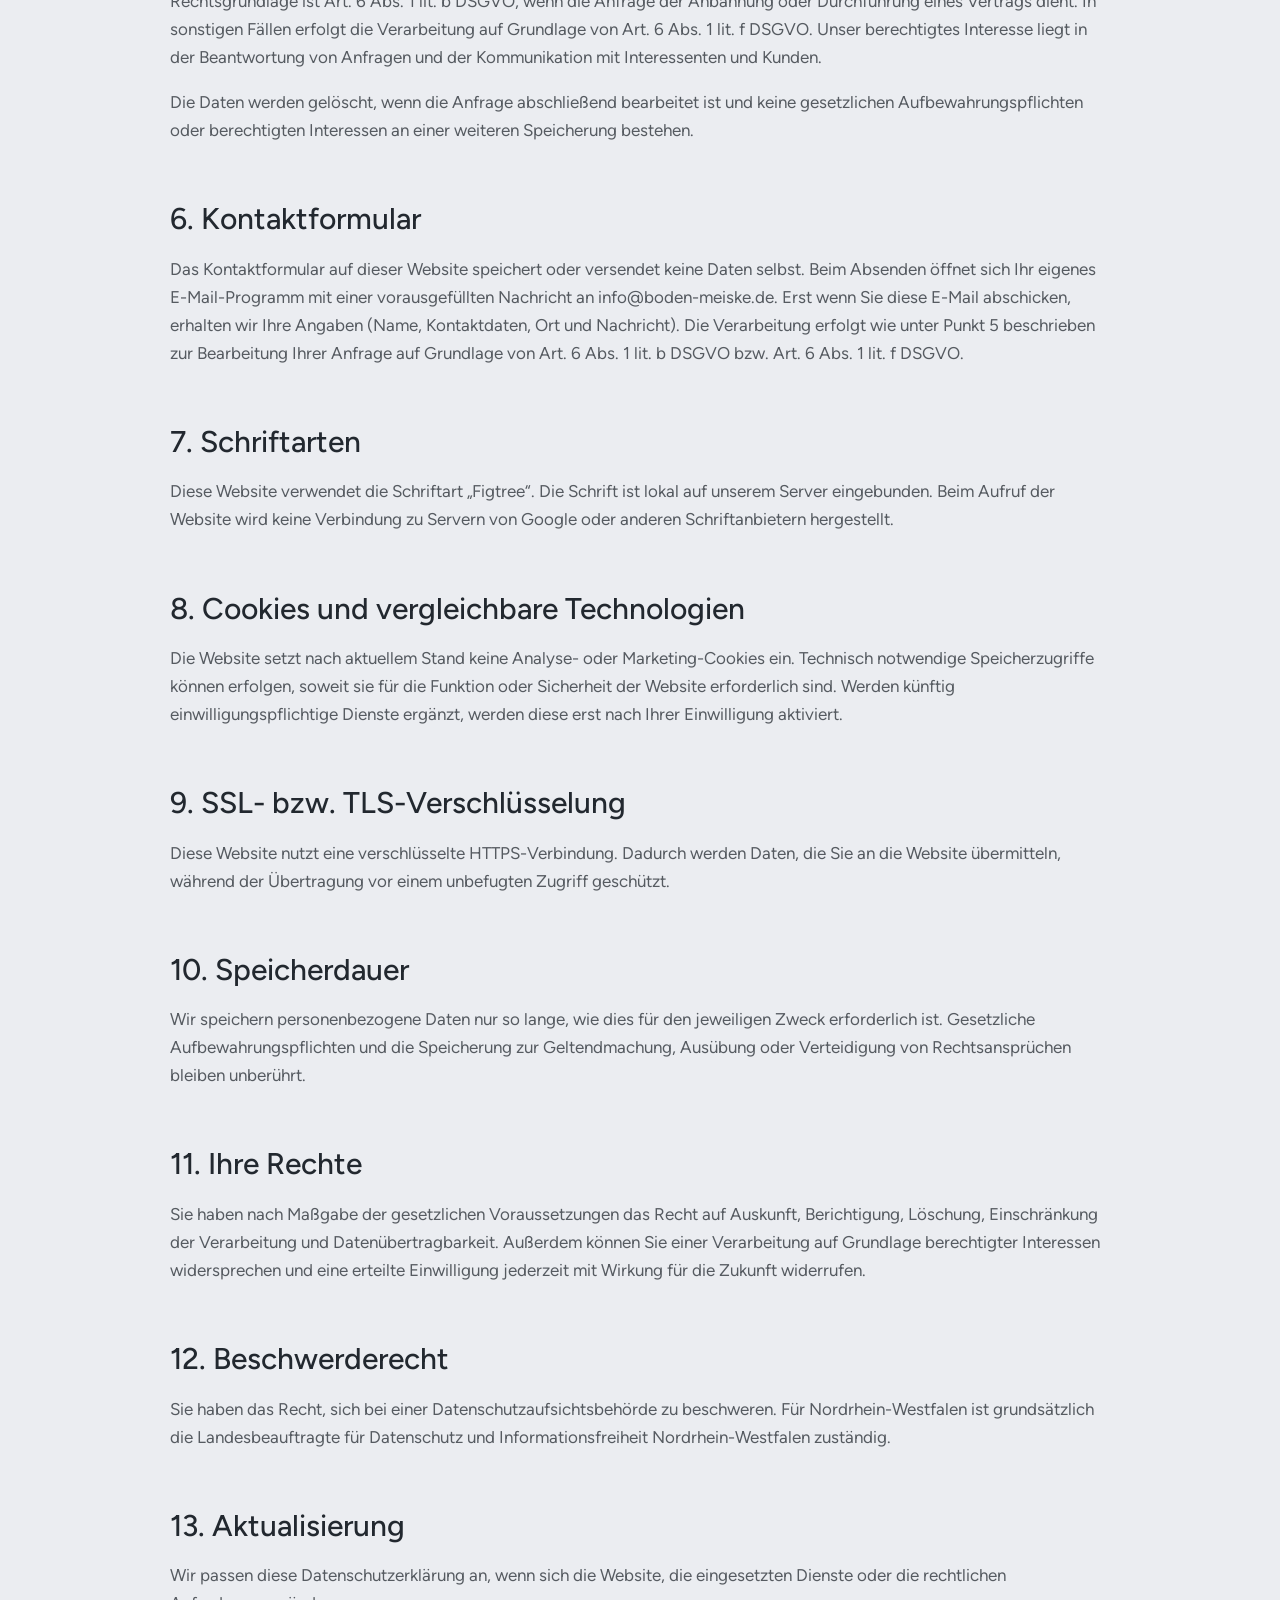
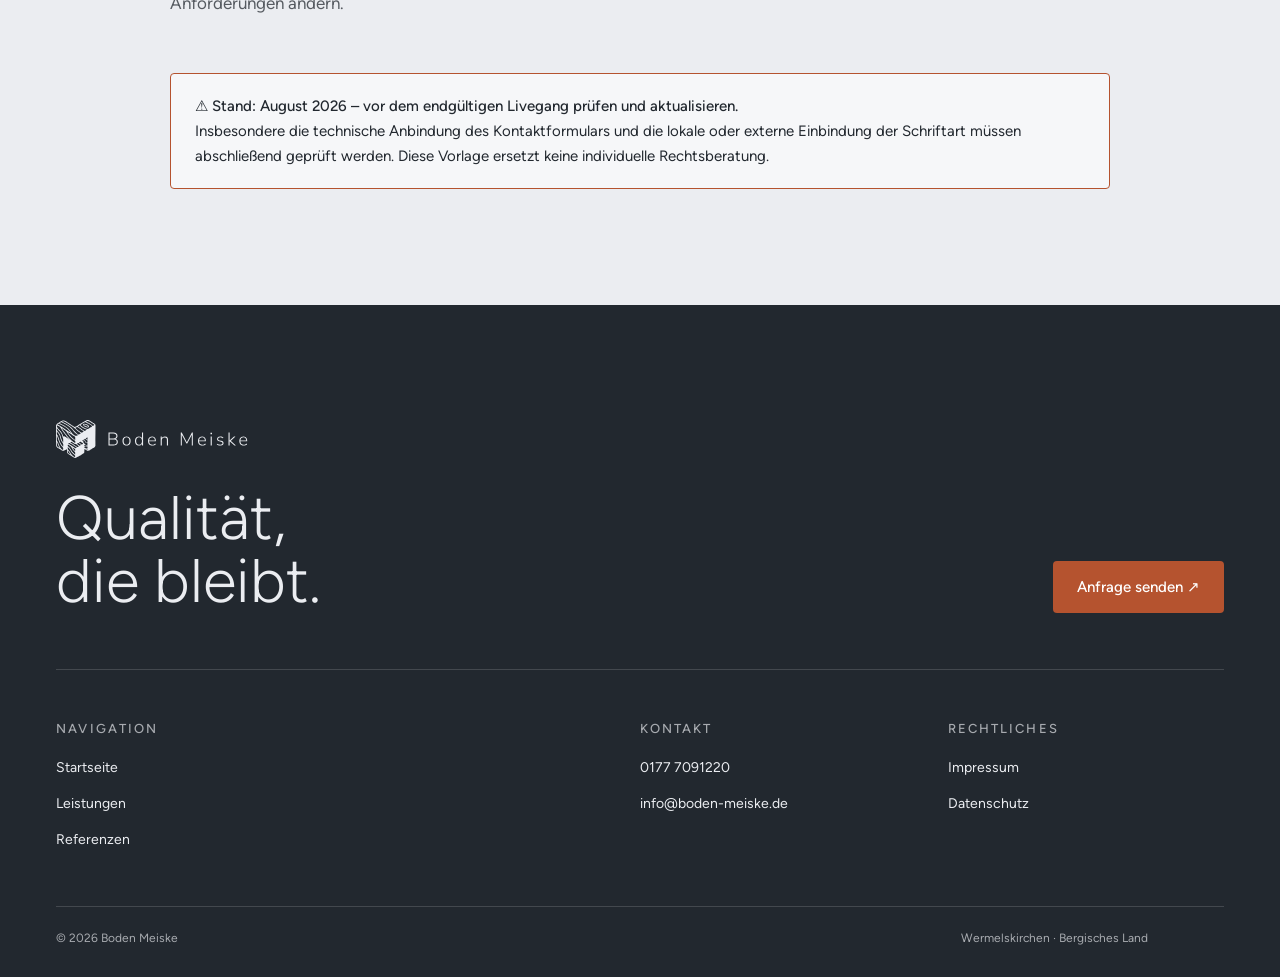
<file: datenschutz.html>
<!doctype html><html lang="de"><head><meta charset="utf-8"><meta name="viewport" content="width=device-width,initial-scale=1"><title>Datenschutz | Boden Meiske</title><meta name="robots" content="index,follow"><link rel="icon" type="image/png" sizes="32x32" href="./assets/logos/favicon-32.png?v=100"><link rel="apple-touch-icon" href="./assets/logos/apple-touch-icon.png?v=100"><link rel="stylesheet" href="./legal.css?v=109"></head><body>
<header class="legal-header"><a class="legal-brand" href="./index.html" aria-label="Boden Meiske – zur Startseite"><span class="brand-logo" aria-hidden="true"></span></a><nav><a href="./index.html#leistungen">Leistungen</a><a href="./index.html#referenzen">Referenzen</a><a class="legal-cta" href="./index.html#kontakt">Anfrage senden</a></nav></header>
<main class="legal-main"><h1>Datenschutz&shy;erklärung</h1>
<h2>1. Verantwortlicher</h2><div class="legal-box"><p><strong>Bodenleger Bergisch Land UG</strong><br>Felsenbruch 6<br>42929 Wermelskirchen</p><p>Vertreten durch die Geschäftsführung: <strong>Lothar Meiske</strong></p><p>Telefon: <a href="tel:+491777091220">0177 7091220</a><br>E-Mail: <a href="mailto:info@boden-meiske.de">info@boden-meiske.de</a></p></div>
<h2>2. Allgemeine Hinweise</h2><p>Personenbezogene Daten sind Informationen, mit denen Sie persönlich identifiziert werden können. Wir verarbeiten personenbezogene Daten nur, soweit dies zur Bereitstellung der Website, zur Kommunikation oder zur Durchführung vorvertraglicher und vertraglicher Maßnahmen erforderlich ist.</p>
<h2>3. Hosting durch Vercel</h2><p>Diese Website wird über Vercel bereitgestellt. Anbieter ist Vercel Inc., 440 N Barranca Avenue #4133, Covina, CA 91723, USA. Beim Aufruf der Website können technisch notwendige Daten verarbeitet werden, insbesondere IP-Adresse, Zeitpunkt des Zugriffs, aufgerufene Datei, Browser- und Geräteinformationen, Referrer sowie Status- und Fehlercodes.</p><p>Die Verarbeitung erfolgt auf Grundlage von Art. 6 Abs. 1 lit. f DSGVO. Unser berechtigtes Interesse besteht in der sicheren, stabilen und effizienten Bereitstellung der Website. Eine Übermittlung in Staaten außerhalb der Europäischen Union oder des Europäischen Wirtschaftsraums kann nicht ausgeschlossen werden. Für internationale Datenübermittlungen kommen die vom Anbieter vorgesehenen Datenschutzgarantien zum Einsatz.</p>
<h2>4. Server-Logdateien</h2><p>Der Hostinganbieter kann die genannten technischen Informationen in Server-Logdateien speichern, um die Website auszuliefern, Fehler zu erkennen und die Sicherheit der Systeme zu gewährleisten. Die Daten werden nicht mit anderen Datenquellen zusammengeführt, soweit dies nicht zur Aufklärung eines Sicherheitsvorfalls erforderlich ist.</p>
<h2>5. Kontaktaufnahme</h2><p>Wenn Sie uns telefonisch oder per E-Mail kontaktieren, verarbeiten wir Ihre Angaben zur Bearbeitung Ihrer Anfrage. Dazu können Name, Kontaktdaten, Nachricht, Angaben zum Projekt und der Zeitpunkt der Kontaktaufnahme gehören.</p><p>Rechtsgrundlage ist Art. 6 Abs. 1 lit. b DSGVO, wenn die Anfrage der Anbahnung oder Durchführung eines Vertrags dient. In sonstigen Fällen erfolgt die Verarbeitung auf Grundlage von Art. 6 Abs. 1 lit. f DSGVO. Unser berechtigtes Interesse liegt in der Beantwortung von Anfragen und der Kommunikation mit Interessenten und Kunden.</p><p>Die Daten werden gelöscht, wenn die Anfrage abschließend bearbeitet ist und keine gesetzlichen Aufbewahrungspflichten oder berechtigten Interessen an einer weiteren Speicherung bestehen.</p>
<h2>6. Kontaktformular</h2><p>Das Kontaktformular auf dieser Website speichert oder versendet keine Daten selbst. Beim Absenden öffnet sich Ihr eigenes E-Mail-Programm mit einer vorausgefüllten Nachricht an info@boden-meiske.de. Erst wenn Sie diese E-Mail abschicken, erhalten wir Ihre Angaben (Name, Kontaktdaten, Ort und Nachricht). Die Verarbeitung erfolgt wie unter Punkt 5 beschrieben zur Bearbeitung Ihrer Anfrage auf Grundlage von Art. 6 Abs. 1 lit. b DSGVO bzw. Art. 6 Abs. 1 lit. f DSGVO.</p><h2>7. Schriftarten</h2><p>Diese Website verwendet die Schriftart „Figtree“. Die Schrift ist lokal auf unserem Server eingebunden. Beim Aufruf der Website wird keine Verbindung zu Servern von Google oder anderen Schriftanbietern hergestellt.</p><h2>8. Cookies und vergleichbare Technologien</h2><p>Die Website setzt nach aktuellem Stand keine Analyse- oder Marketing-Cookies ein. Technisch notwendige Speicherzugriffe können erfolgen, soweit sie für die Funktion oder Sicherheit der Website erforderlich sind. Werden künftig einwilligungspflichtige Dienste ergänzt, werden diese erst nach Ihrer Einwilligung aktiviert.</p>
<h2>9. SSL- bzw. TLS-Verschlüsselung</h2><p>Diese Website nutzt eine verschlüsselte HTTPS-Verbindung. Dadurch werden Daten, die Sie an die Website übermitteln, während der Übertragung vor einem unbefugten Zugriff geschützt.</p>
<h2>10. Speicherdauer</h2><p>Wir speichern personenbezogene Daten nur so lange, wie dies für den jeweiligen Zweck erforderlich ist. Gesetzliche Aufbewahrungspflichten und die Speicherung zur Geltendmachung, Ausübung oder Verteidigung von Rechtsansprüchen bleiben unberührt.</p>
<h2>11. Ihre Rechte</h2><p>Sie haben nach Maßgabe der gesetzlichen Voraussetzungen das Recht auf Auskunft, Berichtigung, Löschung, Einschränkung der Verarbeitung und Datenübertragbarkeit. Außerdem können Sie einer Verarbeitung auf Grundlage berechtigter Interessen widersprechen und eine erteilte Einwilligung jederzeit mit Wirkung für die Zukunft widerrufen.</p>
<h2>12. Beschwerderecht</h2><p>Sie haben das Recht, sich bei einer Datenschutzaufsichtsbehörde zu beschweren. Für Nordrhein-Westfalen ist grundsätzlich die Landesbeauftragte für Datenschutz und Informationsfreiheit Nordrhein-Westfalen zuständig.</p>
<h2>13. Aktualisierung</h2><p>Wir passen diese Datenschutzerklärung an, wenn sich die Website, die eingesetzten Dienste oder die rechtlichen Anforderungen ändern.</p>
<div class="note note-attention"><strong>⚠ Stand: August 2026 – vor dem endgültigen Livegang prüfen und aktualisieren.</strong><br>Insbesondere die technische Anbindung des Kontaktformulars und die lokale oder externe Einbindung der Schriftart müssen abschließend geprüft werden. Diese Vorlage ersetzt keine individuelle Rechtsberatung.</div></main>
<footer class="legal-footer"><div class="legal-footer-top"><div><span class="brand-logo" role="img" aria-label="Boden Meiske"></span><h2>Qualität,<br>die bleibt.</h2></div><a class="legal-footer-button" href="./index.html#kontakt">Anfrage senden ↗</a></div><div class="legal-footer-grid"><div><h3>Navigation</h3><a href="./index.html">Startseite</a><a href="./index.html#leistungen">Leistungen</a><a href="./index.html#referenzen">Referenzen</a></div><div><h3>Kontakt</h3><a href="tel:+491777091220">0177 7091220</a><a href="mailto:info@boden-meiske.de">info@boden-meiske.de</a></div><div><h3>Rechtliches</h3><a href="./impressum.html">Impressum</a><a href="./datenschutz.html">Datenschutz</a></div></div><div class="legal-footer-bottom"><span>© 2026 Boden Meiske</span><span>Wermelskirchen · Bergisches Land</span></div></footer><button class="legal-back-to-top" type="button" aria-label="Zurück zum Seitenanfang" title="Nach oben">↑</button><script>const b=document.querySelector('.legal-back-to-top');const u=()=>b.classList.toggle('visible',scrollY>500);addEventListener('scroll',u,{passive:true});u();b.addEventListener('click',()=>scrollTo({top:0,behavior:matchMedia('(prefers-reduced-motion: reduce)').matches?'auto':'smooth'}));</script></body></html>
</file>
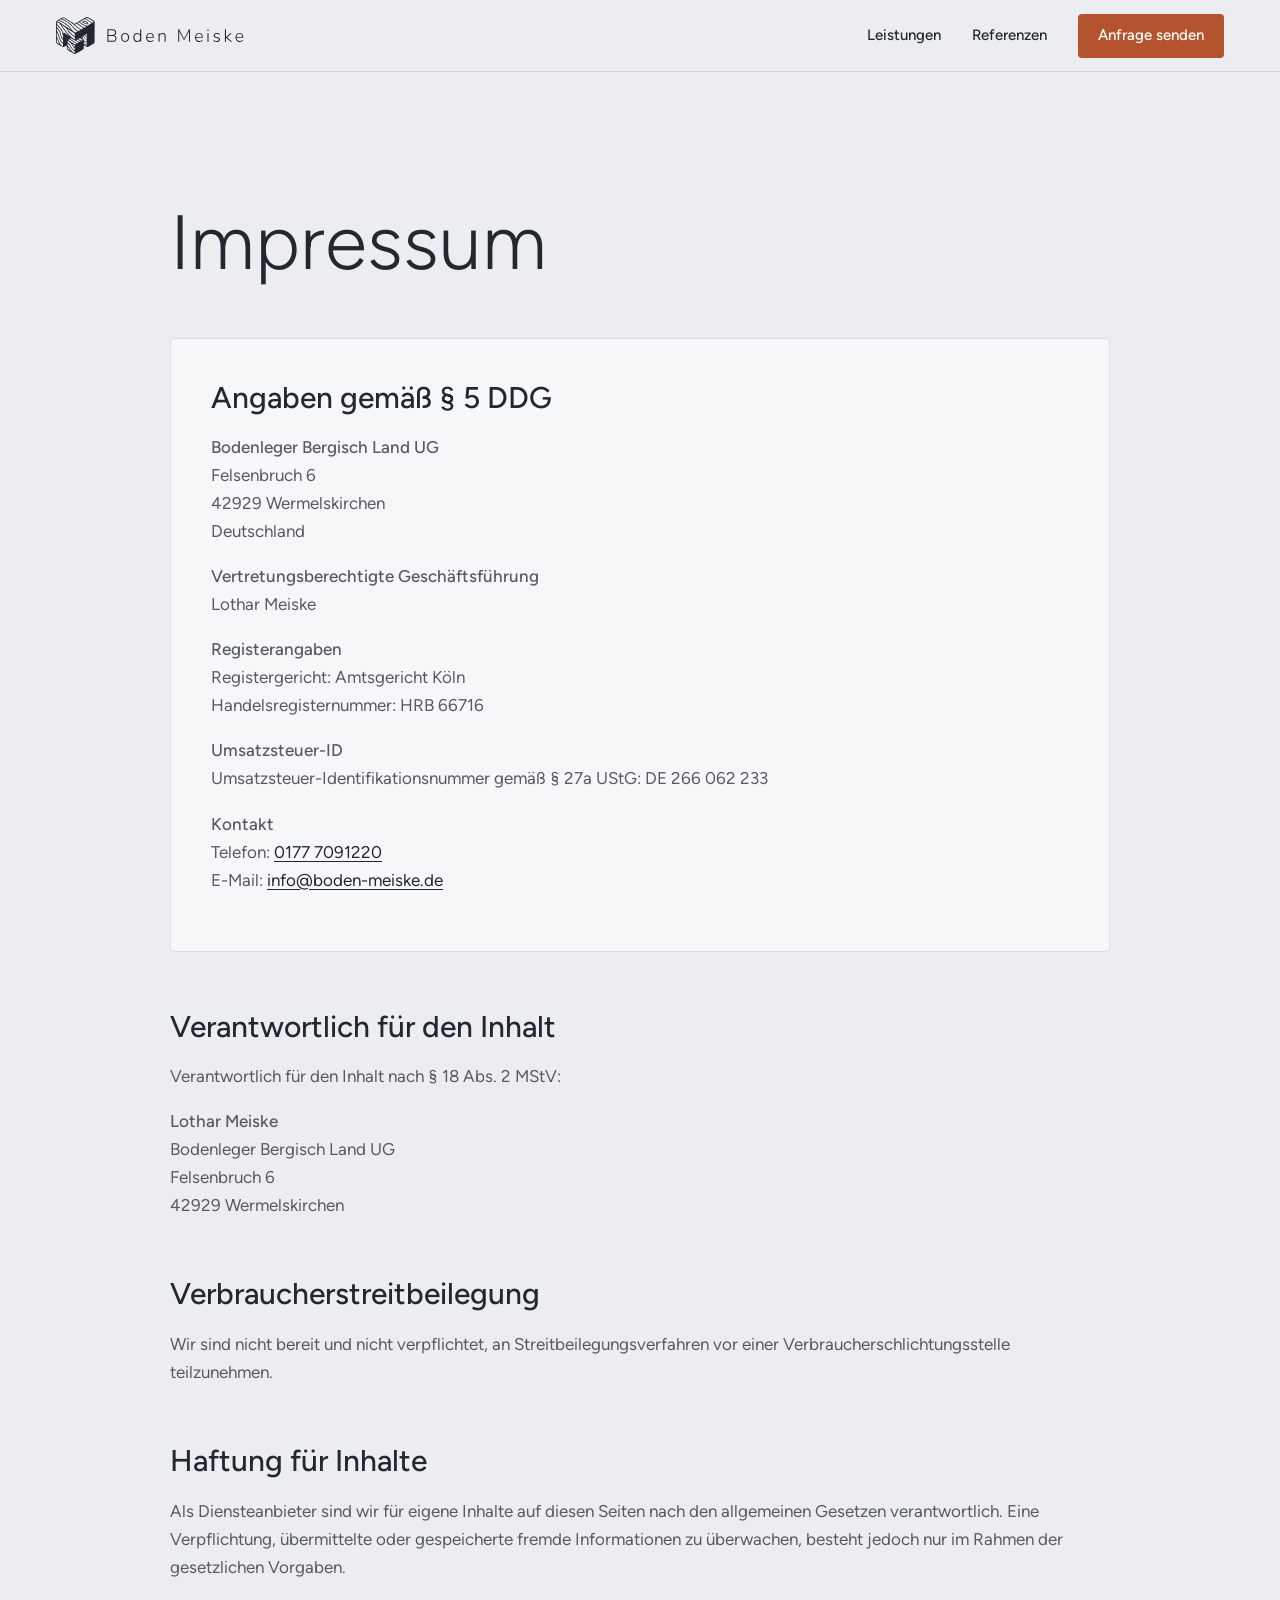
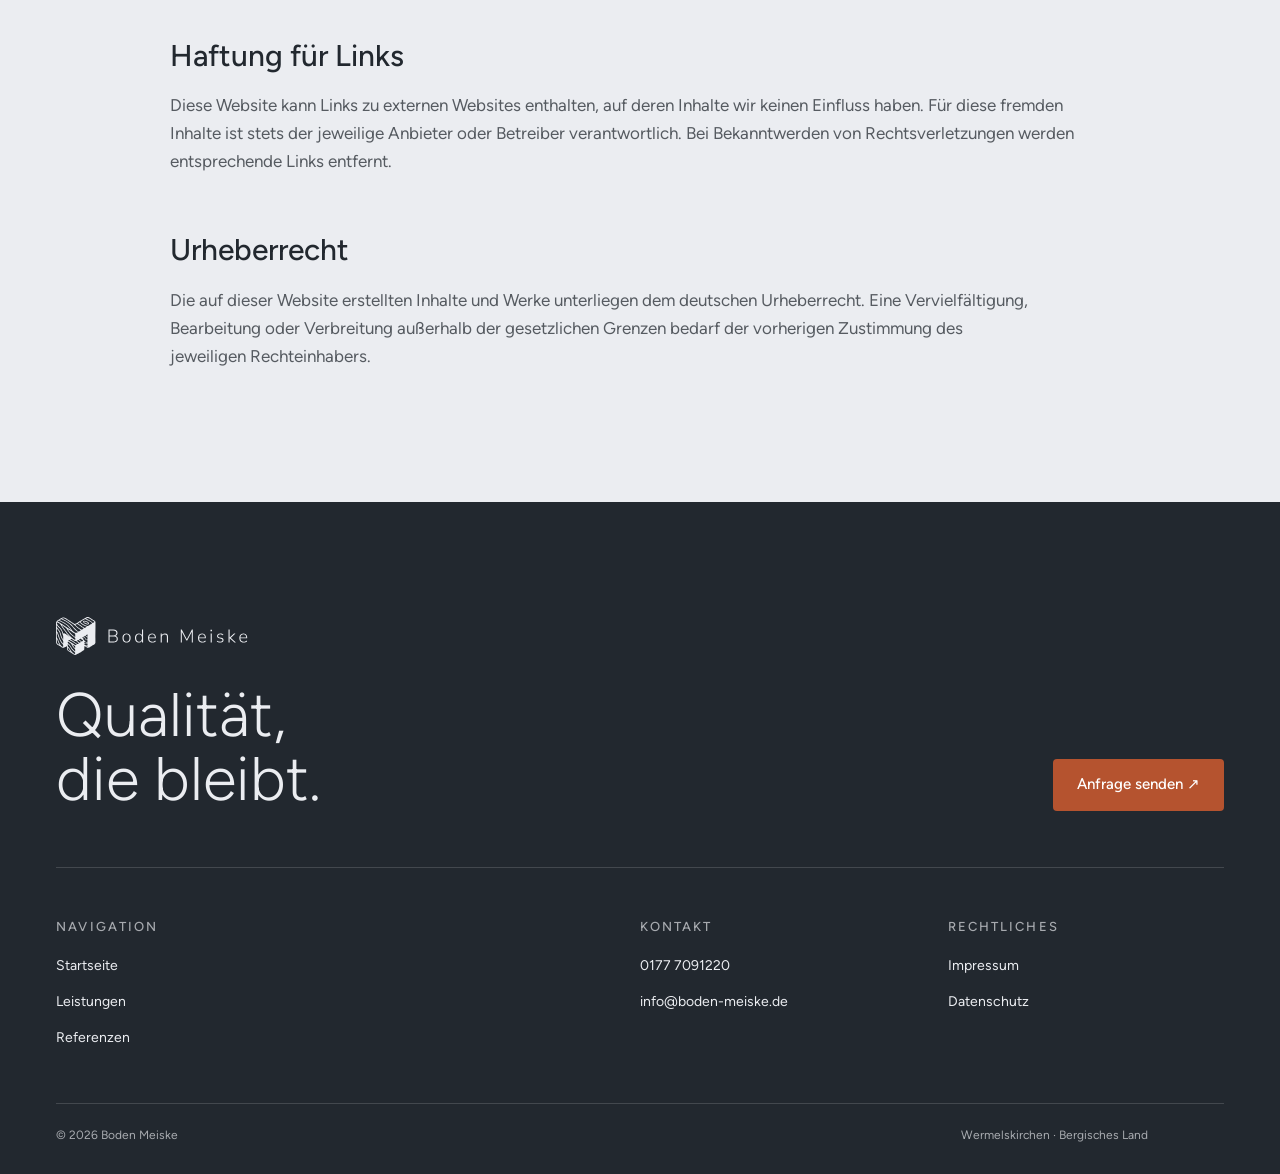
<file: impressum.html>
<!doctype html><html lang="de"><head><meta charset="utf-8"><meta name="viewport" content="width=device-width,initial-scale=1"><title>Impressum | Boden Meiske</title><meta name="robots" content="index,follow"><link rel="icon" type="image/png" sizes="32x32" href="./assets/logos/favicon-32.png?v=100"><link rel="apple-touch-icon" href="./assets/logos/apple-touch-icon.png?v=100"><link rel="stylesheet" href="./legal.css?v=109"></head><body>
<header class="legal-header"><a class="legal-brand" href="./index.html" aria-label="Boden Meiske – zur Startseite"><span class="brand-logo" aria-hidden="true"></span></a><nav><a href="./index.html#leistungen">Leistungen</a><a href="./index.html#referenzen">Referenzen</a><a class="legal-cta" href="./index.html#kontakt">Anfrage senden</a></nav></header>
<main class="legal-main"><h1>Impressum</h1>
<section class="legal-box"><h2>Angaben gemäß § 5 DDG</h2><p><strong>Bodenleger Bergisch Land UG</strong><br>Felsenbruch 6<br>42929 Wermelskirchen<br>Deutschland</p><p><strong>Vertretungsberechtigte Geschäftsführung</strong><br>Lothar Meiske</p><p><strong>Registerangaben</strong><br>Registergericht: Amtsgericht Köln<br>Handelsregisternummer: HRB 66716</p><p><strong>Umsatzsteuer-ID</strong><br>Umsatzsteuer-Identifikationsnummer gemäß § 27a UStG: DE 266 062 233</p><p><strong>Kontakt</strong><br>Telefon: <a href="tel:+491777091220">0177 7091220</a><br>E-Mail: <a href="mailto:info@boden-meiske.de">info@boden-meiske.de</a></p></section>
<h2>Verantwortlich für den Inhalt</h2><p>Verantwortlich für den Inhalt nach § 18 Abs. 2 MStV:</p><p><strong>Lothar Meiske</strong><br>Bodenleger Bergisch Land UG<br>Felsenbruch 6<br>42929 Wermelskirchen</p>
<h2>Verbraucherstreitbeilegung</h2><p>Wir sind nicht bereit und nicht verpflichtet, an Streitbeilegungsverfahren vor einer Verbraucherschlichtungsstelle teilzunehmen.</p>
<h2>Haftung für Inhalte</h2><p>Als Diensteanbieter sind wir für eigene Inhalte auf diesen Seiten nach den allgemeinen Gesetzen verantwortlich. Eine Verpflichtung, übermittelte oder gespeicherte fremde Informationen zu überwachen, besteht jedoch nur im Rahmen der gesetzlichen Vorgaben.</p>
<h2>Haftung für Links</h2><p>Diese Website kann Links zu externen Websites enthalten, auf deren Inhalte wir keinen Einfluss haben. Für diese fremden Inhalte ist stets der jeweilige Anbieter oder Betreiber verantwortlich. Bei Bekanntwerden von Rechtsverletzungen werden entsprechende Links entfernt.</p>
<h2>Urheberrecht</h2><p>Die auf dieser Website erstellten Inhalte und Werke unterliegen dem deutschen Urheberrecht. Eine Vervielfältigung, Bearbeitung oder Verbreitung außerhalb der gesetzlichen Grenzen bedarf der vorherigen Zustimmung des jeweiligen Rechteinhabers.</p>
</main>
<footer class="legal-footer"><div class="legal-footer-top"><div><span class="brand-logo" role="img" aria-label="Boden Meiske"></span><h2>Qualität,<br>die bleibt.</h2></div><a class="legal-footer-button" href="./index.html#kontakt">Anfrage senden ↗</a></div><div class="legal-footer-grid"><div><h3>Navigation</h3><a href="./index.html">Startseite</a><a href="./index.html#leistungen">Leistungen</a><a href="./index.html#referenzen">Referenzen</a></div><div><h3>Kontakt</h3><a href="tel:+491777091220">0177 7091220</a><a href="mailto:info@boden-meiske.de">info@boden-meiske.de</a></div><div><h3>Rechtliches</h3><a href="./impressum.html">Impressum</a><a href="./datenschutz.html">Datenschutz</a></div></div><div class="legal-footer-bottom"><span>© 2026 Boden Meiske</span><span>Wermelskirchen · Bergisches Land</span></div></footer><button class="legal-back-to-top" type="button" aria-label="Zurück zum Seitenanfang" title="Nach oben">↑</button><script>const b=document.querySelector('.legal-back-to-top');const u=()=>b.classList.toggle('visible',scrollY>500);addEventListener('scroll',u,{passive:true});u();b.addEventListener('click',()=>scrollTo({top:0,behavior:matchMedia('(prefers-reduced-motion: reduce)').matches?'auto':'smooth'}));</script></body></html>
</file>
<file: css/site.css>
/* Boden Meiske – Stylesheet v109 (Relaunch, neu aufgesetzt)
   Aufbau: 1 Tokens · 2 Basis · 3 Layout · 4 Bausteine · 5 Header · 6 Hero · 7 Sektionen · 8 Footer · 9 Motion · 10 Medienabfragen
   Regeln: eine Schriftfamilie (Figtree: 300 Display · 400 Text · 500 UI), 4px-Ecken, eine Easing-Kurve, drei Dauern. */

@font-face{font-family:Figtree;font-style:normal;font-weight:300 900;font-display:swap;src:url('../assets/fonts/figtree-latin.woff2') format('woff2')}

/* 1 Tokens */
:root{
  /* Kundenpalette 11/2026: Terrakotta #B5532F · Ivory #EBEDF1 · Steel #22282F */
  --terracotta:#B5532F;
  --ivory:#EBEDF1;
  --steel:#22282F;

  --bg:var(--ivory);          /* Grundfläche */
  --surface:#F6F7F9;          /* Karten, Formular: aufgehelltes Ivory */
  --sand:#DADDE3;             /* Bild-Platzhalter */
  --ink:var(--steel);         /* Text, 12,7:1 auf Ivory */
  --ink-hover:#343C46;
  --ink-2:#565B61;            /* Fließtext sekundär, 5,9:1 */
  --ink-3:#666B71;            /* Labels, 4,6:1 */
  --line:rgba(34,40,47,.12);
  --line-strong:rgba(34,40,47,.3);
  --light:var(--ivory);       /* Vordergrund auf Steel und Foto */
  --light-2:rgba(235,237,241,.86);
  --light-line:rgba(235,237,241,.4);
  --accent:var(--terracotta);      /* Handlung: Buttons, Fortschritt, Auswahl */
  --accent-hover:#9F4A2B;
  --on-accent:#FFFFFF;        /* Weiß auf Terrakotta 4,95:1, auf Hover 6,0:1 */

  --font:"Figtree",-apple-system,BlinkMacSystemFont,"Segoe UI",Roboto,Arial,sans-serif;
  --fs-hero:clamp(48px,6.2vw,104px);
  --fs-h2:clamp(36px,4.8vw,76px);
  --fs-quote:clamp(28px,3.5vw,54px);
  --fs-h3:clamp(22px,1.9vw,28px);
  --fs-h3-lg:clamp(26px,2.5vw,38px);
  --fs-lead:clamp(19px,1.5vw,22px);
  --fs-body:clamp(17px,1.2vw,18px);
  --fs-ui:15px;
  --fs-small:14px;
  --fs-label:13px;
  --track-label:.16em;

  --pad:clamp(20px,4.4vw,72px);
  --max:1600px;
  --gap:clamp(16px,2.2vw,32px);
  --space-section:clamp(96px,10vw,168px);
  --space-head:clamp(56px,6vw,88px);
  --header-h:88px;
  --header-h-small:72px;
  --radius:4px;

  --ease:cubic-bezier(.2,.7,.2,1);
  --dur-fast:200ms;   /* Hover, Fokus, kleine Zustandswechsel */
  --dur-base:450ms;   /* Einblendungen von Text und Karten */
  --dur-slow:800ms;   /* Bilder, Headlines, Hero */
  --stagger:80ms;
}

/* 2 Basis */
*,*::before,*::after{box-sizing:border-box}
html{-webkit-text-size-adjust:100%;scroll-behavior:smooth;scroll-padding-top:var(--header-h-small);background:var(--bg);accent-color:var(--ink);caret-color:var(--accent)}
body{margin:0;background:var(--bg);color:var(--ink);font-family:var(--font);font-size:var(--fs-body);font-weight:400;line-height:1.65;-webkit-font-smoothing:antialiased;-moz-osx-font-smoothing:grayscale}
img{display:block;max-width:100%;height:auto}
a{color:inherit;text-decoration:none}
button,input,textarea,select{font:inherit;color:inherit}
button{cursor:pointer}
h1,h2,h3,h4{margin:0;font-weight:300;line-height:1.05;text-wrap:balance}
p,li,dd,figcaption{text-wrap:pretty}
p{margin:0}
b,strong{font-weight:500}
blockquote,figure,dl,dd{margin:0}
::selection{background:var(--accent);color:var(--on-accent)}
:where(a,button,summary,input,textarea,[tabindex]):focus-visible{outline:2px solid currentColor;outline-offset:3px;border-radius:2px}

.sr-only{position:absolute!important;width:1px;height:1px;padding:0;margin:-1px;overflow:hidden;clip:rect(0 0 0 0);white-space:nowrap;border:0}
.hp{position:absolute!important;left:-9999px;width:1px;height:1px}
.skip-link{position:fixed;z-index:300;left:16px;top:-80px;padding:12px 18px;background:var(--ink);color:var(--light);border-radius:var(--radius);font-size:var(--fs-small);font-weight:500;transition:top var(--dur-fast) var(--ease)}
.skip-link:focus{top:16px}

/* 3 Layout: Sektion, Inhaltsbreite, 12-Spalten-Raster */
/* Seitenränder wachsen ab der Maximalbreite mit, damit Raster und Inhalt nie breiter als --max werden */
:root{--edge:max(var(--pad),calc((100vw - var(--max)) / 2))}
.section{position:relative;z-index:1;background:var(--bg);padding:var(--space-section) var(--edge);border-top:1px solid var(--line)}
/* Erste Fläche legt sich wie eine Diele über den stehenden Hero */
.intro.section{border-top:0;box-shadow:0 -24px 48px -16px rgba(34,40,47,.35)}
.grid-12,.intro-grid,.faq,.contact{display:grid;grid-template-columns:repeat(12,minmax(0,1fr));column-gap:var(--gap)}

/* 4 Bausteine */
.mat-tag,.facts dt,.contact-form label,.footer-grid h3,.steps b,.hero-meta{font-size:var(--fs-label);font-weight:500;line-height:1.4;letter-spacing:var(--track-label);text-transform:uppercase}

.section-head{display:flex;flex-direction:column;align-items:center;gap:16px;max-width:900px;margin:0 auto var(--space-head);text-align:center}
.section-head>div{display:flex;flex-direction:column;align-items:center}
.section-head h2,.faq h2,.contact h2,.footer h2{font-size:var(--fs-h2);font-weight:300;line-height:1.04}
.section-head h2{margin-top:14px}
.section-note{max-width:640px;font-size:var(--fs-body);line-height:1.6;color:var(--ink-2)}

.button{display:inline-flex;align-items:center;justify-content:center;gap:12px;min-height:52px;padding:14px 24px;border:1px solid transparent;border-radius:var(--radius);font-size:var(--fs-ui);font-weight:500;line-height:1.2;white-space:nowrap;transition:background var(--dur-fast) var(--ease),color var(--dur-fast) var(--ease),border-color var(--dur-fast) var(--ease),scale var(--dur-fast) var(--ease)}
.button span{transition:translate var(--dur-fast) var(--ease)}
.button:hover span{translate:2px -2px}
.button:active{scale:.98}
.button-primary{background:var(--accent);color:var(--on-accent)}
.button-primary:hover{background:var(--accent-hover)}
.button-outline{border-color:var(--line-strong);color:var(--ink)}
.button-outline:hover{border-color:var(--ink)}
.button:disabled{opacity:.6;cursor:progress}

.text-link{border-bottom:1px solid var(--line-strong);padding:6px 0;transition:border-color var(--dur-fast) var(--ease)}
.text-link:hover{border-color:var(--ink)}

.card{background:var(--surface);border:1px solid var(--line);border-radius:var(--radius);overflow:hidden}
.media{overflow:hidden;border-radius:var(--radius);background:var(--sand)}
.media img{width:100%;height:100%;object-fit:cover}

/* 5 Header */
.topbar{position:fixed;z-index:200;inset:0 0 auto;display:flex;align-items:center;justify-content:space-between;gap:24px;height:var(--header-h);padding:0 var(--edge);color:var(--light);border-bottom:1px solid transparent;transition:translate var(--dur-base) var(--ease),height var(--dur-base) var(--ease),background var(--dur-base) var(--ease),color var(--dur-base) var(--ease),border-color var(--dur-base) var(--ease)}
.topbar.scrolled{height:var(--header-h-small);background:rgba(235,237,241,.92);-webkit-backdrop-filter:blur(16px);backdrop-filter:blur(16px);color:var(--ink);border-bottom-color:var(--line)}
.topbar.is-hidden{translate:0 -100%}
.brand{display:block;flex:none;padding:6px 0}
.brand-logo{display:block;width:clamp(210px,17vw,270px);aspect-ratio:9698/1906;background:currentColor;-webkit-mask:url('../assets/logos/lockup.svg?v=108') no-repeat left center/contain;mask:url('../assets/logos/lockup.svg?v=108') no-repeat left center/contain}
.topbar.scrolled .brand-logo{width:clamp(190px,15vw,236px)}
.nav{display:flex;align-items:center;gap:clamp(22px,2.4vw,40px);font-size:var(--fs-ui);font-weight:500}
.nav a:not(.nav-cta){position:relative;display:inline-flex;align-items:center;min-height:44px}
.nav a:not(.nav-cta)::after{content:"";position:absolute;left:0;right:0;bottom:8px;height:1px;background:currentColor;scale:0 1;transform-origin:left;transition:scale var(--dur-fast) var(--ease)}
.nav a:not(.nav-cta):hover::after,.nav a.is-current::after{scale:1 1}
.nav-cta{display:inline-flex;align-items:center;min-height:44px;padding:0 20px;border-radius:var(--radius);background:var(--accent);color:var(--on-accent);transition:background var(--dur-fast) var(--ease)}
.nav-cta:hover{background:var(--accent-hover)}
.menu-toggle{display:none;position:relative;width:44px;height:44px;margin-right:-10px;padding:0;border:0;background:none}
.menu-toggle span{position:absolute;left:11px;right:11px;height:1.5px;background:currentColor;transition:translate var(--dur-fast) var(--ease),rotate var(--dur-fast) var(--ease)}
.menu-toggle span:first-child{translate:0 -4px}
.menu-toggle span:last-child{translate:0 4px}
.menu-toggle[aria-expanded="true"] span:first-child{translate:0;rotate:45deg}
.menu-toggle[aria-expanded="true"] span:last-child{translate:0;rotate:-45deg}
.scroll-progress{position:fixed;z-index:210;inset:0 0 auto;height:3px;background:var(--accent);transform-origin:left;scale:var(--p,0) 1;pointer-events:none}

/* 6 Hero */
.hero{position:sticky;top:0;isolation:isolate;display:flex;align-items:flex-end;min-height:100svh;overflow:hidden;background:var(--steel);color:var(--light)}
.hero-bg{position:absolute;inset:0;z-index:-2;width:100%;height:100%;object-fit:cover;object-position:45% 88%;filter:brightness(.55);translate:0 var(--hero-shift,0);animation:heroFade 1.2s var(--ease) both,heroZoom 10s ease-in-out infinite alternate both}
.hero::after{content:"";position:absolute;inset:0;z-index:-1;pointer-events:none;background:linear-gradient(180deg,rgba(34,40,47,.45) 0%,rgba(34,40,47,.06) 26%,rgba(34,40,47,0) 46%,rgba(34,40,47,.62) 100%)}
.hero::before{content:"";position:absolute;inset:0;z-index:-1;pointer-events:none;background:var(--steel);opacity:calc(var(--hero-p,0) * .75)}
.hero-body{opacity:calc(1 - var(--hero-p,0) * 1.4);translate:0 calc(var(--hero-p,0) * -56px);width:100%;padding:calc(var(--header-h) + 48px) var(--edge) clamp(24px,3vw,40px)}
.hero-claim{display:flex;justify-content:space-between;align-items:baseline;gap:24px;font-size:var(--fs-hero);font-weight:300;line-height:.98;letter-spacing:.005em;translate:0 var(--hero-title-shift,0)}
.hero-meta{position:relative;display:flex;justify-content:space-between;gap:16px;margin-top:clamp(24px,2.6vw,36px);padding-top:18px;color:var(--light-2)}
.hero-meta h1{margin:0;font:inherit;letter-spacing:inherit;text-transform:inherit;line-height:inherit}
.hero-meta::before{content:"";position:absolute;inset:0 0 auto;height:1px;background:var(--light-line);transform-origin:left}

/* 7 Sektionen */
/* Intro: Unterzeile und Buttons direkt unter dem Hero-Bild */
.intro.section{padding-top:clamp(56px,6vw,96px)}
.intro-top{display:flex;justify-content:space-between;align-items:flex-end;gap:32px 48px;margin-bottom:clamp(64px,7vw,112px)}
.intro-sub{max-width:56ch;font-size:var(--fs-lead);line-height:1.55}
.intro-ctas{display:flex;flex-wrap:wrap;gap:12px;flex:none}
.intro-statement{margin-bottom:clamp(56px,6vw,96px)}
.intro-statement p{font-size:var(--fs-quote);font-weight:300;line-height:1.14}
.intro-grid{align-items:center;row-gap:40px}
.intro-grid .image-panel{grid-column:1/span 6;aspect-ratio:4/5;max-height:760px;width:100%}
.intro-side{grid-column:8/span 5}
.intro-lead{font-size:var(--fs-lead);line-height:1.55}
.intro-about{margin-top:18px;color:var(--ink-2)}
.hero-actions{display:flex;flex-wrap:wrap;align-items:center;gap:12px 28px;margin-top:32px}
.hero-phone{display:inline-block;padding:12px 0;border-bottom:1px solid var(--line-strong);font-size:var(--fs-ui);font-weight:500;line-height:1.2;transition:border-color var(--dur-fast) var(--ease)}
.hero-phone:hover{border-color:var(--ink)}
.facts{margin-top:44px;border-top:1px solid var(--line)}
.facts div{display:grid;grid-template-columns:170px 1fr;gap:20px;padding:16px 0;border-bottom:1px solid var(--line)}
.facts dt{padding-top:3px;color:var(--ink-3)}
.facts dd{font-size:16px;line-height:1.5}

/* Referenzen */
.ref-grid{display:grid;grid-template-columns:repeat(12,minmax(0,1fr));grid-auto-rows:clamp(110px,9.2vw,150px);gap:var(--gap)}
.ref{display:flex;flex-direction:column;min-height:0}
.ref-l{grid-column:span 7;grid-row:span 4}
.ref-p{grid-column:span 5;grid-row:span 4}
.ref-s{grid-column:span 4;grid-row:span 3}
.ref-open{flex:1;min-height:0;display:block;width:100%;padding:0;border:0;border-radius:var(--radius);background:var(--sand);overflow:hidden;cursor:zoom-in}
.ref-open img{width:100%;height:100%;object-fit:cover;transition:scale var(--dur-slow) var(--ease)}
.ref-open:hover img,.ref-open:focus-visible img{scale:1.03}
.ref figcaption{display:flex;justify-content:space-between;gap:16px;padding-top:12px;font-size:var(--fs-small);line-height:1.4}
.ref figcaption b{font-weight:500}
.ref figcaption span{color:var(--ink-3);text-align:right}
.js .ref-grid:not(.is-open) .ref:nth-child(n+6){display:none}
.ref-more{display:none}
.js .ref-more{display:flex;align-items:center;gap:12px;min-height:52px;margin:48px auto 0;padding:0 24px;border:1px solid var(--line-strong);border-radius:var(--radius);background:none;font-size:var(--fs-ui);font-weight:500;transition:background var(--dur-fast) var(--ease),color var(--dur-fast) var(--ease)}
.js .ref-more:hover{background:var(--ink);color:var(--light)}
.js .ref-more[aria-expanded="true"]{display:none}

/* Lightbox */
.lightbox{width:100vw;height:100dvh;max-width:none;max-height:none;margin:0;padding:clamp(16px,4vw,56px);border:0;background:rgba(34,40,47,.97);color:var(--ivory)}
.lightbox[open]{display:grid;place-items:center;animation:fadeIn var(--dur-base) var(--ease)}
.lightbox::backdrop{background:transparent}
.lightbox figure{display:grid;gap:14px;max-width:min(1200px,100%);max-height:100%}
.lightbox img{width:auto;max-width:100%;max-height:calc(100dvh - 160px);margin:0 auto;border-radius:var(--radius);object-fit:contain}
.lightbox figcaption{display:flex;align-items:baseline;gap:14px;font-size:var(--fs-small)}
.lightbox figcaption span{color:rgba(255,255,255,.72)}
.lightbox figcaption small{margin-left:auto;font-variant-numeric:tabular-nums;color:rgba(255,255,255,.64)}
.lb-btn{position:fixed;width:52px;height:52px;border:1px solid rgba(255,255,255,.3);border-radius:var(--radius);background:rgba(255,255,255,.06);color:#fff;font-size:20px;transition:background var(--dur-fast) var(--ease)}
.lb-btn:hover{background:rgba(255,255,255,.16)}
.lb-prev{left:clamp(10px,2vw,28px);top:50%;translate:0 -50%}
.lb-next{right:clamp(10px,2vw,28px);top:50%;translate:0 -50%}
.lb-close{right:clamp(10px,2vw,28px);top:clamp(10px,2vw,28px);font-size:26px}

/* Leistungen: drei große Kacheln */
.service-lines{display:grid;grid-template-columns:repeat(3,minmax(0,1fr));gap:var(--gap)}
.service-lines article{display:flex;flex-direction:column;background:var(--surface);border:1px solid var(--line);border-radius:var(--radius);overflow:hidden}
.service-thumb{order:-1;width:100%;aspect-ratio:4/3;object-fit:cover;background:var(--sand)}
.service-lines h3{padding:28px 30px 0;font-size:var(--fs-h3);font-weight:400;line-height:1.18}
.service-lines p{padding:12px 30px 32px;color:var(--ink-2)}
.services-also{max-width:760px;margin:48px auto 0;text-align:center;color:var(--ink-2)}
.services-also b{color:var(--ink)}
.services-also a{color:var(--ink);text-decoration:underline;text-underline-offset:4px;white-space:nowrap}

/* Materialien: große Bildkacheln, Text darunter */
.mat-list{display:grid;grid-template-columns:repeat(2,minmax(0,1fr));gap:var(--gap)}
.mat{display:flex;flex-direction:column;background:var(--surface);border:1px solid var(--line);border-radius:var(--radius);overflow:hidden}
.mat-media{aspect-ratio:3/2;overflow:hidden;background:var(--sand)}
.mat-media img{width:100%;height:100%;object-fit:cover;transition:scale var(--dur-slow) var(--ease)}
.mat:nth-child(4) .mat-media img{object-position:18% center}
.mat:hover .mat-media img{scale:1.02}
.mat-copy{display:flex;flex-direction:column;align-items:flex-start;padding:30px 32px 34px}
.mat-tag{color:var(--ink-3)}
.mat h3{margin:10px 0 12px;font-size:var(--fs-h3);font-weight:400;line-height:1.18;hyphens:manual}
.mat p{margin-bottom:20px;color:var(--ink-2)}
.mat a{display:inline-flex;gap:12px;margin-top:auto;padding:8px 0;border-bottom:1px solid var(--line-strong);font-size:var(--fs-small);font-weight:500;transition:border-color var(--dur-fast) var(--ease)}
.mat a:hover{border-color:var(--ink)}
.mat a span{transition:translate var(--dur-fast) var(--ease)}
.mat a:hover span{translate:4px 0}
.mat-wide{grid-column:1/-1;display:grid;grid-template-columns:minmax(0,1.3fr) minmax(0,1fr)}
.mat-wide .mat-media{aspect-ratio:16/10}
.mat-wide .mat-copy{justify-content:center;padding:clamp(30px,3.4vw,56px)}
.mat-wide h3{font-size:var(--fs-h3-lg);line-height:1.15}
.mat-wide a{margin-top:0}

/* Ablauf: vier ruhige Kacheln */
.steps{position:relative;display:grid;grid-template-columns:repeat(4,minmax(0,1fr));gap:var(--gap);margin-top:32px}
/* Fortschritt durch den Ablauf: Linie füllt sich beim Scrollen, erreichte Schritte werden aktiv */
.steps::before,.steps::after{content:"";position:absolute;inset:-32px 0 auto;height:2px;background:var(--line)}
.steps::after{background:var(--accent);transform-origin:left;scale:var(--steps-p,0) 1}
.steps article{padding:32px;background:var(--surface);border:1px solid var(--line);border-radius:var(--radius);transition:border-color var(--dur-base) var(--ease)}
.steps article.is-on{border-color:var(--accent)}
.steps article.is-on b{color:var(--ink)}
.steps b{display:block;color:var(--ink-3);transition:color var(--dur-base) var(--ease)}
.steps h3{margin:44px 0 12px;font-size:var(--fs-h3);font-weight:400;line-height:1.18}
.steps p{color:var(--ink-2)}

/* FAQ */
.faq{align-items:start;row-gap:48px}
.faq-main{grid-column:1/span 7}
.faq h2{margin:14px 0 clamp(40px,4vw,64px)}
.faq-image{grid-column:9/span 4;position:sticky;top:calc(var(--header-h-small) + 32px);aspect-ratio:3/4;overflow:hidden;border-radius:var(--radius);background:var(--sand)}
.faq-image img{width:100%;height:100%;object-fit:cover}
.accordion{border-top:1px solid var(--line)}
.accordion details{border-bottom:1px solid var(--line)}
.accordion summary{display:flex;justify-content:space-between;align-items:center;gap:24px;min-height:44px;padding:24px 0;font-size:clamp(17px,1.3vw,19px);font-weight:500;line-height:1.45;list-style:none;cursor:pointer;transition:opacity var(--dur-fast) var(--ease)}
.accordion summary::-webkit-details-marker{display:none}
.accordion summary:hover{opacity:.7}
.accordion summary i{flex:none;font-style:normal;font-size:24px;font-weight:300;line-height:1;transition:rotate var(--dur-fast) var(--ease)}
.accordion details[open] summary i{rotate:45deg}
.accordion p{max-width:62ch;padding:0 0 28px;color:var(--ink-2);line-height:1.7}
.accordion details::details-content{block-size:0;overflow:hidden;transition:block-size var(--dur-base) var(--ease),content-visibility var(--dur-base) allow-discrete}
.accordion details[open]::details-content{block-size:auto}
:root{interpolate-size:allow-keywords}

/* Kontakt */
.contact{align-items:start;row-gap:56px}
.contact-copy{grid-column:1/span 5}
.contact h2{margin:14px 0 24px}
.contact-copy>p{font-size:var(--fs-lead);line-height:1.55;color:var(--ink-2)}
.contact-person{display:grid;gap:4px;max-width:420px;margin-top:36px;padding-top:18px;border-top:1px solid var(--line)}
.contact-person b{font-size:18px}
.contact-person span{font-size:var(--fs-small);line-height:1.5;color:var(--ink-2)}
.contact-links{display:flex;flex-direction:column;align-items:flex-start;margin-top:20px}
.contact-links a{display:inline-flex;align-items:center;min-height:44px;font-size:clamp(19px,1.5vw,22px);border-bottom:1px solid transparent;transition:border-color var(--dur-fast) var(--ease)}
.contact-links a:hover{border-color:var(--ink)}
.contact-form{grid-column:7/span 6;display:grid;gap:28px;padding:clamp(28px,3vw,48px);background:var(--surface);border:1px solid var(--line);border-radius:var(--radius)}
.contact-form label{display:grid;gap:10px;color:var(--ink-3)}
.contact-form input:not([type=checkbox]),.contact-form textarea{width:100%;padding:10px 0;border:0;border-bottom:1px solid var(--line-strong);border-radius:0;background:none;color:var(--ink);font-size:var(--fs-body);font-weight:400;letter-spacing:0;text-transform:none;line-height:1.5;transition:border-color var(--dur-fast) var(--ease)}
.contact-form textarea{resize:vertical;min-height:120px}
.contact-form input:focus,.contact-form textarea:focus{outline:none;border-color:var(--ink)}
.contact-form input:focus-visible,.contact-form textarea:focus-visible{outline:2px solid var(--ink);outline-offset:4px}
.contact-form ::placeholder{color:var(--ink-3)}
.contact-form .consent{display:flex;align-items:flex-start;gap:12px;font-size:var(--fs-small);font-weight:400;line-height:1.55;letter-spacing:0;text-transform:none;color:var(--ink-2)}
.consent input{flex:0 0 18px;width:18px;height:18px;margin:2px 0 0}
.consent a{text-decoration:underline;text-underline-offset:3px;color:var(--ink)}
.contact-form .button{justify-self:start}
.form-status{min-height:1.4em;font-size:var(--fs-small);color:var(--ink-2)}

/* 8 Footer, schwebende Knöpfe */
.footer{position:relative;z-index:1;padding:var(--space-section) var(--edge) 32px;background:var(--steel);color:var(--ink);
  /* Steel als einzige dunkle Fläche: Rollen werden umgedreht */
  --ink:var(--ivory);--ink-2:#B7BABF;--ink-3:#A7AAAF;--line:rgba(235,237,241,.16);--light:var(--steel)}
.footer-top{display:flex;justify-content:space-between;align-items:flex-end;gap:32px;padding-bottom:clamp(48px,5vw,72px)}
.footer-logo{width:clamp(200px,16vw,250px)}
.footer h2{margin-top:clamp(28px,3vw,44px)}
.footer-grid{display:grid;grid-template-columns:2fr 1fr 1fr;gap:var(--gap);padding:48px 0;border-top:1px solid var(--line)}
.footer-grid>div{display:flex;flex-direction:column;align-items:flex-start}
.footer-grid h3{margin-bottom:10px;color:var(--ink-3)}
.footer-grid a{display:inline-flex;align-items:center;min-height:36px;font-size:var(--fs-small);transition:opacity var(--dur-fast) var(--ease)}
.footer-grid a:hover{opacity:.6}
.footer-bottom{display:flex;justify-content:space-between;gap:16px;padding:22px 76px 0 0;border-top:1px solid var(--line);font-size:12px;color:var(--ink-3)}

.call-fab,.back-to-top{position:fixed;z-index:150;bottom:clamp(16px,2.4vw,32px);display:inline-flex;align-items:center;justify-content:center;border-radius:var(--radius);background:var(--ink);color:var(--light);opacity:0;visibility:hidden;translate:0 12px;transition:opacity var(--dur-base) var(--ease),translate var(--dur-base) var(--ease),visibility var(--dur-base),background var(--dur-fast) var(--ease)}
.call-fab.visible,.back-to-top.visible{opacity:1;visibility:visible;translate:0 0}
.call-fab.near-cta,.back-to-top.near-cta,.call-fab.on-footer{opacity:0;visibility:hidden}
.back-to-top{right:clamp(16px,2.4vw,32px);width:48px;height:48px;border:0;font-size:20px}
.back-to-top:hover,.call-fab:hover{background:var(--ink-hover)}
.back-to-top.on-footer{background:var(--accent);color:var(--on-accent)}
.back-to-top.on-footer:hover{background:var(--accent-hover)}
.call-fab{display:none;left:16px;gap:8px;min-height:48px;padding:0 18px;font-size:var(--fs-ui);font-weight:500}

/* 9 Motion: ohne JavaScript bleibt alles sichtbar, versteckt wird nur mit .js */
@keyframes fadeIn{from{opacity:0}}
@keyframes heroFade{from{opacity:0}}
@keyframes heroZoom{from{scale:1}to{scale:1.16}}

.js .reveal{opacity:0;translate:0 16px;filter:blur(6px);transition:opacity var(--dur-slow) var(--ease),translate var(--dur-slow) var(--ease),filter var(--dur-slow) var(--ease)}
.js .reveal.visible{opacity:1;translate:0 0;filter:none}

/* Headlines: Zeilen steigen aus einer Maske */
.split .line{display:block}
.split .w{display:inline-block;overflow:hidden;vertical-align:top;padding:0 .02em .12em;margin:0 -.02em -.12em}
.js .split .w-in{display:inline-block;translate:0 104%;opacity:0;filter:blur(8px);transition:translate var(--dur-slow) var(--ease),opacity var(--dur-slow) var(--ease),filter var(--dur-slow) var(--ease);transition-delay:calc(var(--i,0) * 45ms)}
.split.is-in .w-in{translate:0 0;opacity:1;filter:none}
.js .section-head .section-note{opacity:0;transition:opacity var(--dur-slow) var(--ease) 300ms}
.section-head.visible .section-note{opacity:1}
.js .section-head.reveal{opacity:1;translate:none;filter:none}

/* Hero-Sequenz */
.hero-claim .line{display:inline-block;overflow:hidden;padding-bottom:.08em;margin-bottom:-.08em}
.js .hero-claim .line-in{display:inline-block;translate:0 105%;transition:translate 900ms var(--ease) calc(300ms + var(--i,0) * 120ms)}
.hero.is-in .hero-claim .line-in{translate:0 0}
.js .hero-meta>*{opacity:0;translate:0 8px;transition:opacity var(--dur-slow) var(--ease),translate var(--dur-slow) var(--ease)}
.js .hero-meta>*{transition-delay:850ms}
.hero.is-in .hero-meta>*{opacity:1;translate:0 0}
.js .hero-meta::before{scale:0 1;transition:scale 900ms var(--ease) 600ms}
.hero.is-in .hero-meta::before{scale:1 1}

/* Bilder öffnen sich leise von unten */
.js .clip{clip-path:inset(5% 0 0 0 round var(--radius));transition:clip-path var(--dur-slow) var(--ease)}
.js .clip.is-in{clip-path:inset(0 0 0 0 round var(--radius))}
.js .clip img{scale:1.04;transition:scale 900ms var(--ease)}
.js .clip.is-in img{scale:1}
.js .clip.is-in:hover img,.js .ref-open.clip.is-in:focus-visible img{scale:1.02}

/* Bilder treiben beim Scrollen leicht im Rahmen (nur mit Scroll-Timeline, sonst ruhig) */
@keyframes drift{from{transform:translateY(-4%) scale(1.1)}to{transform:translateY(4%) scale(1.1)}}
@supports (animation-timeline:view()){
  @media(prefers-reduced-motion:no-preference){
    .image-panel img,.faq-image img,.mat-media img,.service-thumb{animation:drift linear both;animation-timeline:view();animation-range:cover}
  }
}

/* Fakten laufen nacheinander ein */
.js .facts div{opacity:0;translate:0 6px;transition:opacity var(--dur-base) var(--ease),translate var(--dur-base) var(--ease)}
.facts.is-in div{opacity:1;translate:0 0}
.facts.is-in div:nth-child(2){transition-delay:calc(1 * var(--stagger))}
.facts.is-in div:nth-child(3){transition-delay:calc(2 * var(--stagger))}
.facts.is-in div:nth-child(4){transition-delay:calc(3 * var(--stagger))}
.facts.is-in div:nth-child(5){transition-delay:calc(4 * var(--stagger))}

/* Intro-Zitat liest sich beim Scrollen ein */
.js .intro-read .w{opacity:.2;transition:opacity var(--dur-base) var(--ease)}
.js .intro-read .w.is-read{opacity:1}

/* 10 Medienabfragen */
@media(max-width:1100px){
  .steps{grid-template-columns:repeat(2,minmax(0,1fr))}
  .intro-top{flex-direction:column;align-items:flex-start}
}
@media(max-width:900px){
  :root{--header-h:72px;--header-h-small:64px}
  .menu-toggle{display:block}
  .brand-logo,.topbar.scrolled .brand-logo{width:190px}
  .topbar:has(.nav.open){background:var(--bg);color:var(--ink);border-bottom-color:var(--line)}
  .nav{position:fixed;inset:var(--header-h) 0 auto;flex-direction:column;align-items:stretch;gap:0;padding:8px var(--pad) 28px;background:var(--bg);color:var(--ink);border-bottom:1px solid var(--line);font-size:18px;opacity:0;visibility:hidden;translate:0 -8px;transition:opacity var(--dur-fast) var(--ease),translate var(--dur-fast) var(--ease),visibility var(--dur-fast)}
  .topbar.scrolled .nav{inset-block-start:var(--header-h-small)}
  .nav.open{opacity:1;visibility:visible;translate:0 0}
  .nav a:not(.nav-cta){width:100%;min-height:52px;border-bottom:1px solid var(--line)}
  .nav a:not(.nav-cta)::after{display:none}
  .nav-cta{justify-content:center;min-height:52px;margin-top:20px}

  .hero-bg{filter:brightness(.62);object-position:20% 60%}
  .hero-claim{flex-direction:column;gap:0;font-size:clamp(44px,13vw,68px)}
  .hero-meta{flex-direction:column;gap:6px;font-size:12px;letter-spacing:.1em}

  .intro-grid,.faq,.contact{grid-template-columns:minmax(0,1fr)}
  .intro-grid .image-panel,.intro-side,.faq-main,.faq-image,.contact-copy,.contact-form{grid-column:1/-1}
  .intro-grid .image-panel{aspect-ratio:4/3}
  .faq-image{position:static;aspect-ratio:4/3}

  .ref-grid{grid-template-columns:repeat(2,minmax(0,1fr));grid-auto-rows:auto}
  .ref-l,.ref-p,.ref-grid .ref:nth-child(5),.ref-grid .ref:nth-child(10),.ref-grid .ref:nth-child(13){grid-column:span 2;grid-row:auto}
  .ref-s{grid-column:span 1;grid-row:auto}
  .ref-l .ref-open,.ref-p .ref-open,.ref-grid .ref:nth-child(5) .ref-open,.ref-grid .ref:nth-child(10) .ref-open,.ref-grid .ref:nth-child(13) .ref-open{aspect-ratio:4/3}
  .ref-s .ref-open{aspect-ratio:1}
  .ref-s figcaption{flex-direction:column;gap:2px}
  .ref-s figcaption span{text-align:left}

  .service-lines,.mat-list{grid-template-columns:minmax(0,1fr)}
  .mat-wide{grid-template-columns:minmax(0,1fr)}
  .mat-wide .mat-media{aspect-ratio:3/2}

  .footer-top{flex-direction:column;align-items:flex-start}
  .footer-grid{grid-template-columns:1fr 1fr}
  .footer-grid>div:first-child{grid-column:1/-1}
  .call-fab{display:inline-flex}
}
@media(max-width:600px){
  .intro-ctas,.intro-ctas .button{width:100%}
  .facts div{grid-template-columns:110px 1fr;gap:14px}
  .steps{grid-template-columns:minmax(0,1fr);margin:0 0 0 14px}
  .steps::before,.steps::after{inset:0 auto 0 -14px;width:2px;height:auto}
  .steps::after{transform-origin:top;scale:1 var(--steps-p,0)}
  .steps h3{margin-top:28px}
  .service-lines h3,.service-lines p{padding-inline:24px}
  .mat-copy,.steps article{padding:26px 24px 30px}
  .contact-form{padding:24px 20px}
  .contact-form .button{justify-self:stretch}
  .footer-bottom{flex-direction:column;gap:6px}
  .lb-prev,.lb-next{top:auto;bottom:16px;translate:none}
  .lightbox img{max-height:calc(100dvh - 200px)}
}
@media(hover:none){
  .ref-open:hover img,.mat:hover .mat-media img{scale:1}
}
@media(prefers-reduced-motion:reduce){
  html{scroll-behavior:auto}
  *,*::before,*::after{animation-duration:1ms!important;animation-iteration-count:1!important;transition-duration:1ms!important;transition-delay:0ms!important}
  .hero-bg{animation:none;translate:none}
  .hero-claim{translate:none}
  .js .reveal{filter:none}
  .js .split .w-in{opacity:1;translate:none;filter:none}
  .hero-body{opacity:1;translate:none}
  .js .reveal,.js .split .line-in,.js .hero-claim .line-in,.js .hero-meta>*,.js .facts div,.js .section-head .section-note{opacity:1;translate:none}
  .js .hero-meta::before{scale:1 1}
  .js .clip{clip-path:none}
  .js .clip img{scale:1}
  .js .intro-read .w{opacity:1}
  .topbar.is-hidden{translate:none}
}
@media(prefers-reduced-transparency:reduce){
  .topbar.scrolled{background:var(--bg);-webkit-backdrop-filter:none;backdrop-filter:none}
}
@media(prefers-contrast:more){
  :root{--ink-2:var(--steel);--ink-3:#40464D;--line:rgba(34,40,47,.35)}
}
@media print{
  .topbar,.scroll-progress,.call-fab,.back-to-top,.ref-more,.contact-form{display:none}
  .hero{position:static;min-height:0;color:var(--steel);background:none}
  .hero-bg,.hero::after{display:none}
  .js .reveal,.js .split .w-in,.js .hero-claim .line-in{opacity:1;translate:none;filter:none}
  .js .ref-grid .ref{display:flex}
}
</file>
<file: legal.css>
/* Boden Meiske – Rechtsseiten v100: gleiche Tokens wie css/site.css, ohne Motion */
@font-face{font-family:Figtree;font-style:normal;font-weight:300 900;font-display:swap;src:url('./assets/fonts/figtree-latin.woff2') format('woff2')}
:root{--terracotta:#B5532F;--ivory:#EBEDF1;--steel:#22282F;--bg:var(--ivory);--surface:#F6F7F9;--ink:var(--steel);--ink-hover:#343C46;--ink-2:#565B61;--ink-3:#666B71;--line:rgba(34,40,47,.12);--accent:var(--terracotta);--accent-hover:#9F4A2B;--on-accent:#FFFFFF;
--font:"Figtree",-apple-system,BlinkMacSystemFont,"Segoe UI",Roboto,Arial,sans-serif;--pad:clamp(20px,4.4vw,72px);--edge:max(var(--pad),calc((100vw - 1600px) / 2));--radius:4px;--ease:cubic-bezier(.2,.7,.2,1);--dur-fast:200ms}
*,*::before,*::after{box-sizing:border-box}
html{scroll-behavior:smooth;background:var(--bg)}
body{margin:0;background:var(--bg);color:var(--ink);font-family:var(--font);font-size:17px;font-weight:400;line-height:1.65;-webkit-font-smoothing:antialiased;-moz-osx-font-smoothing:grayscale}
img{display:block;max-width:100%;height:auto}
a{color:inherit;text-decoration:none}
h1,h2,h3{text-wrap:balance}
p,li{text-wrap:pretty}
b,strong{font-weight:500}
:where(a,button):focus-visible{outline:2px solid currentColor;outline-offset:3px;border-radius:2px}

.legal-header{position:sticky;top:0;z-index:50;display:flex;justify-content:space-between;align-items:center;gap:24px;height:72px;padding:0 var(--edge);background:rgba(235,237,241,.92);-webkit-backdrop-filter:blur(16px);backdrop-filter:blur(16px);border-bottom:1px solid var(--line)}
.brand-logo{display:block;width:clamp(190px,15vw,236px);aspect-ratio:9698/1906;background:currentColor;-webkit-mask:url('./assets/logos/lockup.svg?v=108') no-repeat left center/contain;mask:url('./assets/logos/lockup.svg?v=108') no-repeat left center/contain}
.legal-header nav{display:flex;align-items:center;gap:clamp(18px,2.4vw,36px);font-size:15px;font-weight:500}
.legal-header nav a:not(.legal-cta):hover{opacity:.6}
.legal-cta{display:inline-flex;align-items:center;min-height:44px;padding:0 20px;border-radius:var(--radius);background:var(--accent);color:var(--on-accent);transition:background var(--dur-fast) var(--ease)}
.legal-cta:hover{background:var(--accent-hover)}

.legal-main{width:min(940px,calc(100% - 2 * var(--pad)));margin:0 auto;padding:clamp(72px,9vw,128px) 0}
.legal-main h1{margin:16px 0 56px;font-size:clamp(40px,6vw,84px);font-weight:300;line-height:1.02;hyphens:manual;overflow-wrap:break-word}
.legal-main h2{margin:56px 0 14px;font-size:clamp(22px,2.4vw,30px);font-weight:500;line-height:1.25}
.legal-main h3{margin:32px 0 10px;font-size:18px;font-weight:500}
.legal-main p,.legal-main li{color:var(--ink-2)}
.legal-main a{color:var(--ink);text-decoration:underline;text-underline-offset:3px}
.legal-box{padding:clamp(24px,4vw,40px);background:var(--surface);border:1px solid var(--line);border-radius:var(--radius)}
.legal-box>:first-child{margin-top:0}
.note{margin-top:56px;padding:20px 24px;border:1px solid var(--accent);border-radius:var(--radius);background:var(--surface);font-size:15px}
.note-attention strong{color:var(--ink)}

.legal-footer{padding:clamp(80px,9vw,128px) var(--edge) 28px;background:var(--steel);color:var(--ivory);--ink:var(--ivory);--ink-hover:#FFFFFF;--ink-3:#A7AAAF;--line:rgba(235,237,241,.16);--bg:var(--steel)}
.legal-footer-top{display:flex;justify-content:space-between;align-items:flex-end;gap:32px;padding-bottom:56px}
.legal-footer-top h2{margin:28px 0 0;font-size:clamp(36px,4.8vw,76px);font-weight:300;line-height:1.04}
.legal-footer-button{display:inline-flex;align-items:center;min-height:52px;padding:0 24px;border-radius:var(--radius);background:var(--accent);color:var(--on-accent);font-size:15px;font-weight:500;transition:background var(--dur-fast) var(--ease)}
.legal-footer-button:hover{background:var(--accent-hover)}
.legal-footer-grid{display:grid;grid-template-columns:2fr 1fr 1fr;gap:32px;padding:48px 0;border-top:1px solid var(--line)}
.legal-footer-grid>div{display:flex;flex-direction:column;align-items:flex-start}
.legal-footer-grid h3{margin:0 0 10px;font-size:13px;font-weight:500;letter-spacing:.16em;text-transform:uppercase;color:var(--ink-3)}
.legal-footer-grid a{display:inline-flex;align-items:center;min-height:36px;font-size:14px}
.legal-footer-grid a:hover{opacity:.6}
.legal-footer-bottom{display:flex;justify-content:space-between;gap:16px;padding:22px 76px 0 0;border-top:1px solid var(--line);font-size:12px;color:var(--ink-3)}
.legal-back-to-top{position:fixed;z-index:140;right:clamp(16px,2.4vw,32px);bottom:clamp(16px,2.4vw,32px);width:48px;height:48px;border:0;border-radius:var(--radius);background:var(--accent);color:var(--on-accent);font-size:20px;cursor:pointer;opacity:0;visibility:hidden;translate:0 12px;transition:opacity 450ms var(--ease),translate 450ms var(--ease),visibility 450ms}
.legal-back-to-top.visible{opacity:1;visibility:visible;translate:0 0}

@media(max-width:800px){.legal-header nav a:not(.legal-cta){display:none}.legal-footer-top{flex-direction:column;align-items:flex-start}.legal-footer-grid{grid-template-columns:1fr 1fr}.legal-footer-grid>div:first-child{grid-column:1/-1}}
@media(max-width:560px){.brand-logo{width:170px}.legal-cta{padding:0 14px;font-size:14px}.legal-footer-bottom{flex-direction:column;gap:6px}}
@media(prefers-reduced-motion:reduce){html{scroll-behavior:auto}*,*::before,*::after{transition-duration:1ms!important}}
</file>
